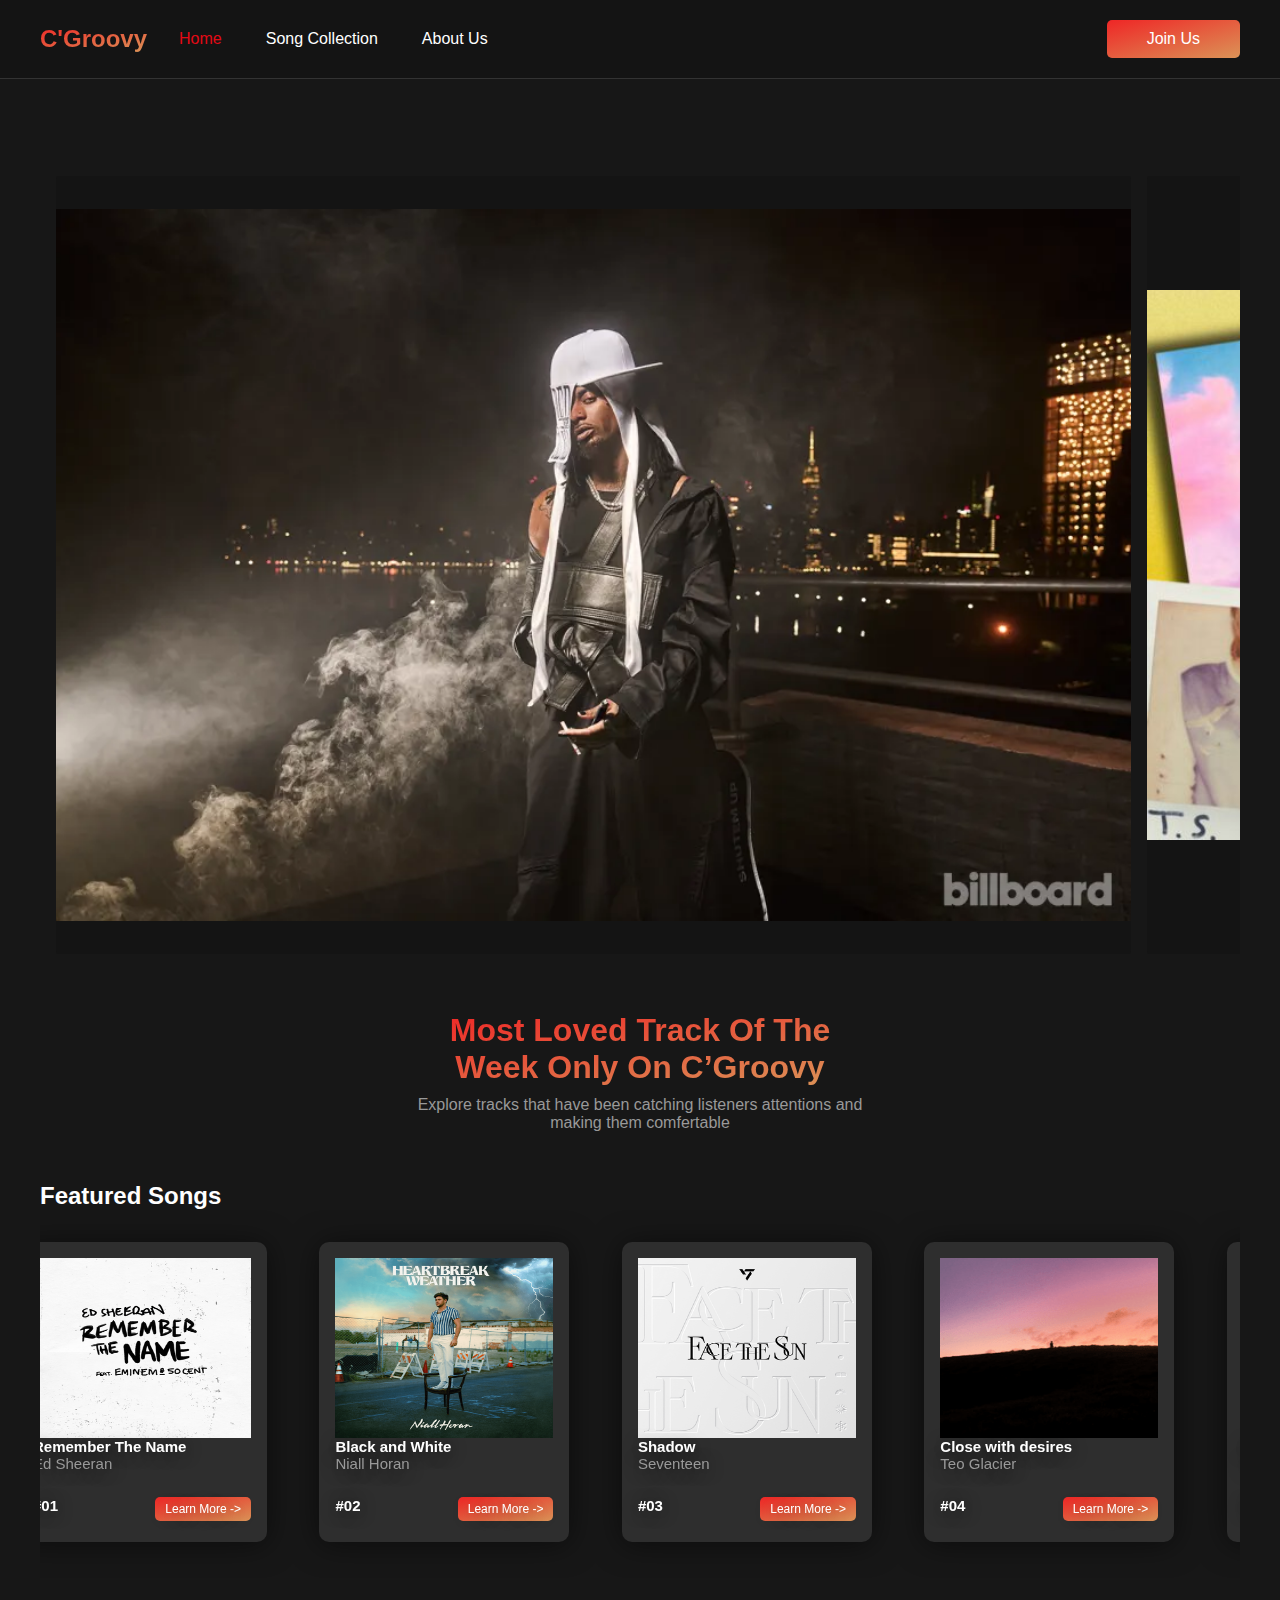
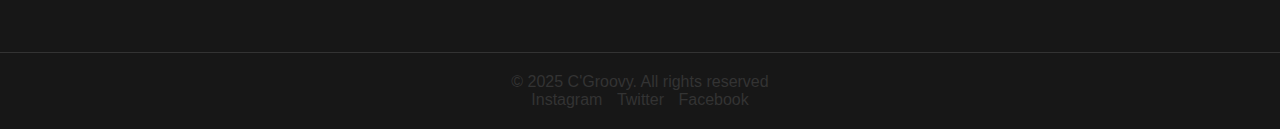
<file: index.html>
<!DOCTYPE html>
<html lang="en">
<head>
    <meta charset="UTF-8">
    <meta name="viewport" content="width=device-width, initial-scale=1.0">
    <link rel="stylesheet" href="../style/style.css">
    <title>Home | C'Groovy</title>
</head>
<body>
    <header>
        <div class="container">
            <div class="logo">
                <a href="index.html">C'Groovy</a>
            </div>
            <div class="gapper">
                <nav>
                    <ul>
                        <li><a class="cur-page" href="../view/index.html">Home</a></li>
                        <li class="dropdown">
                            <a href="../view/sc.html">Song Collection</a>
                            <ul class="dropdown-content">
                                <li><a href="../view/pop.html">Pop</a></li>
                                <li><a href="../view/rnb.html">R&B</a></li>
                                <li><a href="../view/kpop.html">K-Pop</a></li>
                            </ul>
                        </li>
                        <li><a href="../view/au.html" >About Us</a></li>
                    </ul>
                </nav>
                <a href="../view/login.html" class="lgn-btn">Join Us</a>
            </div>
        </div>
    </header>

    <main class="home-main">
    <section id="carousel">
        <div class="container">
            <ul class="gallery">
                <li><img src="../assets/carousel1.png"></li>
                <li><img src="../assets/carousel2.png"></li>
                <li><img src="../assets/carousel3.png"></li>
                <li><img src="../assets/carousel4.png"></li>
                <li><img src="../assets/carousel5.png"></li>
            </ul>
        </div>
    </section>

    <section id="featured">
        <div class="container">
            <h1>Most Loved Track Of The Week Only On C’Groovy</h1>
            <h4>Explore tracks that have been catching listeners attentions and making them comfertable</h4>
            <h2>Featured Songs</h2>
            <div id="album-rotator">
                <div id="album-rotator-holder">
                    <div class="album-item" id="featured1">
                        <div class="album-details">
                            <div class="top-content">
                                <img src="../assets/pop/ed.png">
                                <p class="sn">Remember The Name</p>
                                <p class="subtitle">Ed Sheeran</p>
                            </div>
                            <div class="album-details-saperator">
                                <p>#01</p>
                                <a href="#" class="song-btn">Learn More -></a>
                            </div>
                        </div>
                    </div>
                    <div class="album-item" id="featured2">
                        <div class="album-details">
                            <div class="top-content">
                                <img src="../assets/pop/niall.png">
                                <p class="sn">Black and White</p>
                                <p class="subtitle">Niall Horan</p>
                            </div>
                            <div class="album-details-saperator">
                                <p>#02</p>
                                <a href="#" class="song-btn">Learn More -></a>
                            </div>
                        </div>
                    </div>
                    <div class="album-item" id="featured3">
                        <div class="album-details">
                            <div class="top-content">
                                <img src="../assets/kpop/seventeen.png">
                                <p class="sn">Shadow</p>
                                <p class="subtitle">Seventeen</p>
                            </div>
                            <div class="album-details-saperator">
                                <p>#03</p>
                                <a href="#" class="song-btn">Learn More -></a>
                            </div>
                        </div>
                    </div>
                    <div class="album-item" id="featured4">
                        <div class="album-details">
                            <div class="top-content">
                                <img src="../assets/rnb/teo.png">
                                <p class="sn">​Close with desires</p>
                                <p class="subtitle">Teo Glacier</p>
                            </div>
                            <div class="album-details-saperator">
                                <p>#04</p>
                                <a href="#" class="song-btn">Learn More -></a>
                            </div>
                        </div>
                    </div>
                    <div class="album-item" id="featured5">
                        <div class="album-details">
                            <div class="top-content">
                                <img src="../assets/pop/wdw.png">
                                <p class="sn">Fallin' (Adrenaline)</p>
                                <p class="subtitle">Why Don't We</p>
                            </div>
                            <div class="album-details-saperator">
                                <p>#05</p>
                                <a href="#" class="song-btn">Learn More -></a>
                            </div>
                        </div>
                    </div>
                </div>
            </div>
        </div>
    </section>
</main>
    <footer>
        <div class="container">
            <p>&copy; 2025 C'Groovy. All rights reserved</p>
            <div class="social">
               <a href="#">Instagram</a>
               <a href="#">Twitter</a>
               <a href="#">Facebook</a>
            </div>
        </div>
    </footer>
    <script src="https://code.jquery.com/jquery-3.6.0.min.js"></script>
    <script src="../script/logic.js"></script>
</body>
</html>
</file>
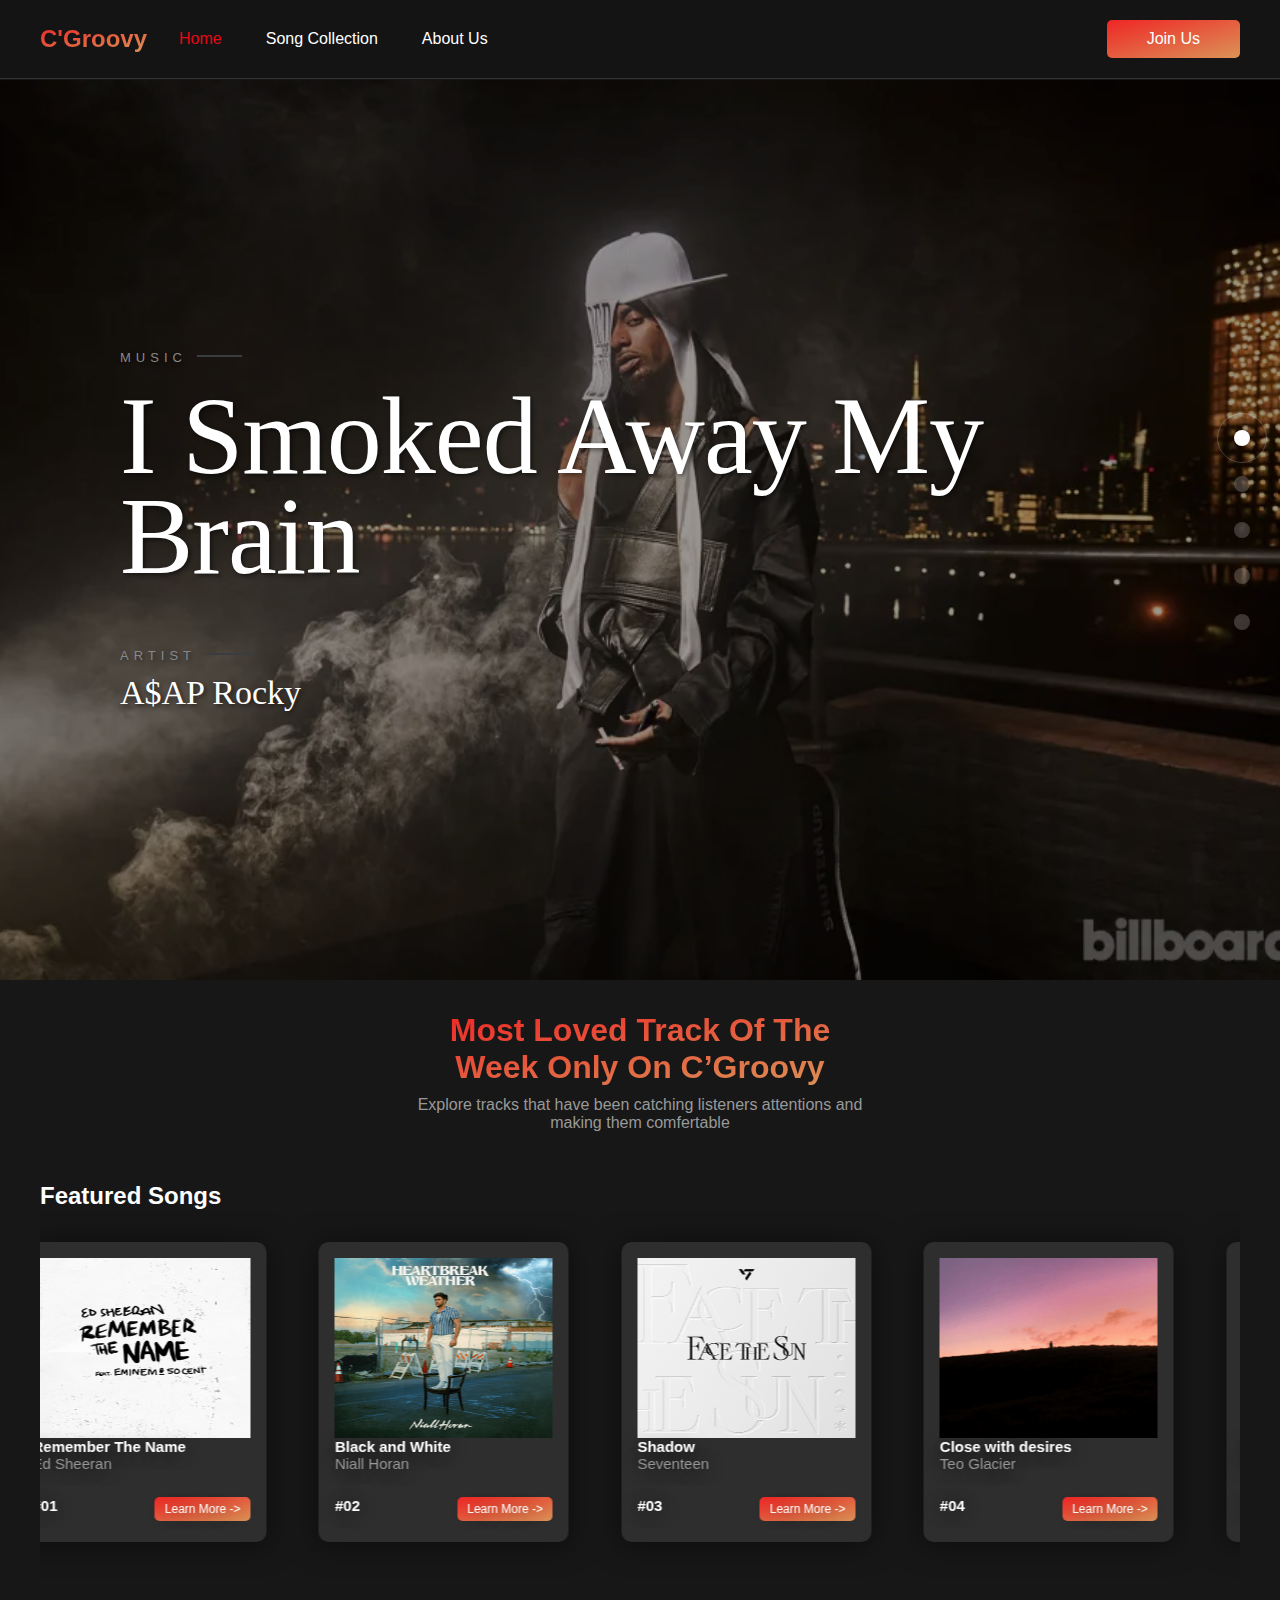
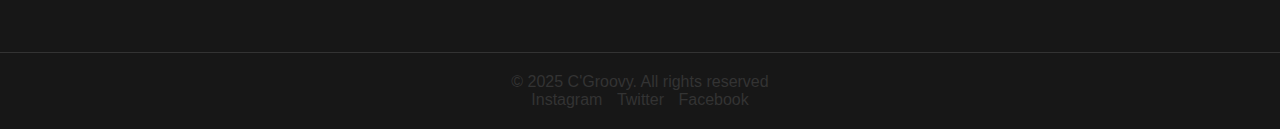
<file: view/index.html>
<!DOCTYPE html>
<html lang="en">
<head>
    <meta charset="UTF-8">
    <meta name="viewport" content="width=device-width, initial-scale=1.0">
    <title>Home | C'Groovy</title>
    <link rel="stylesheet" href="../style/style.css">
    <script src="../script/jquery-3.6.0.js"></script>
</head>
<body>
    <header>
        <div class="container">
            <div class="logo">
                <a href="index.html">C'Groovy</a>
            </div>
            <div class="gapper">
                <nav>
                    <ul>
                        <li><a class="cur-page" href="../view/index.html">Home</a></li>
                        <li class="dropdown">
                            <a href="../view/sc.html">Song Collection</a>
                            <ul class="dropdown-content">
                                <li><a href="../view/pop.html">Pop</a></li>
                                <li><a href="../view/rnb.html">R&B</a></li>
                                <li><a href="../view/kpop.html">K-Pop</a></li>
                            </ul>
                        </li>
                        <li><a href="../view/au.html" >About Us</a></li>
                    </ul>
                </nav>
                <a href="../view/login.html" class="lgn-btn">Join Us</a>
            </div>
        </div>
    </header>

    <main class="home-main">
    <section id="carousel">
        <div class="slider-inner">
            <div id="slider-content">
                <div class="meta">Music</div>
                <h2 id="slide-title">I Smoked Away My Brain</h2>
                <span data-slide-title="0">I Smoked Away My Brain</span>
                <span data-slide-title="1">Cruel Summer</span>
                <span data-slide-title="2">This Love</span>
                <span data-slide-title="3">RATHER LIE</span>
                <span data-slide-title="4">The Show</span>
                <div class="meta">Artist</div>
                <div id="slide-status">A$AP Rocky</div>
                <span data-slide-status="0">A$AP Rocky</span>
                <span data-slide-status="1">Taylor Swift</span>
                <span data-slide-status="2">Maroon 5</span>
                <span data-slide-status="3">Playboi Carti ft. The Weekend</span>
                <span data-slide-status="4">Niall Horan</span>
            </div>
        </div>

        <div class="carousel-track">
            <img src="../assets/carousel1.png" alt="Slide 1">
            <img src="../assets/carousel2.png" alt="Slide 2">
            <img src="../assets/carousel3.png" alt="Slide 3">
            <img src="../assets/carousel4.png" alt="Slide 4">
            <img src="../assets/carousel5.png" alt="Slide 5">
        </div>

        <div id="pagination">
            <button class="active" data-slide="0"></button>
            <button data-slide="1"></button>
            <button data-slide="2"></button>
            <button data-slide="3"></button>
            <button data-slide="4"></button>
        </div>
    </section>

    <section id="featured">
        <div class="container">
            <h1>Most Loved Track Of The Week Only On C’Groovy</h1>
            <h4>Explore tracks that have been catching listeners attentions and making them comfertable</h4>
            <h2 id="featured-songs">Featured Songs</h2>
            <div id="album-rotator">
                <div id="album-rotator-holder">
                    <div class="album-item" id="featured1">
                        <div class="album-details">
                            <div class="top-content">
                                <img src="../assets/pop/ed.png">
                                <p class="sn">Remember The Name</p>
                                <p class="subtitle">Ed Sheeran</p>
                            </div>
                            <div class="album-details-saperator">
                                <p>#01</p>
                                <a href="#" class="song-btn">Learn More -></a>
                            </div>
                        </div>
                    </div>
                    <div class="album-item" id="featured2">
                        <div class="album-details">
                            <div class="top-content">
                                <img src="../assets/pop/niall.png">
                                <p class="sn">Black and White</p>
                                <p class="subtitle">Niall Horan</p>
                            </div>
                            <div class="album-details-saperator">
                                <p>#02</p>
                                <a href="#" class="song-btn">Learn More -></a>
                            </div>
                        </div>
                    </div>
                    <div class="album-item" id="featured3">
                        <div class="album-details">
                            <div class="top-content">
                                <img src="../assets/kpop/seventeen.png">
                                <p class="sn">Shadow</p>
                                <p class="subtitle">Seventeen</p>
                            </div>
                            <div class="album-details-saperator">
                                <p>#03</p>
                                <a href="#" class="song-btn">Learn More -></a>
                            </div>
                        </div>
                    </div>
                    <div class="album-item" id="featured4">
                        <div class="album-details">
                            <div class="top-content">
                                <img src="../assets/rnb/teo.png">
                                <p class="sn">​Close with desires</p>
                                <p class="subtitle">Teo Glacier</p>
                            </div>
                            <div class="album-details-saperator">
                                <p>#04</p>
                                <a href="#" class="song-btn">Learn More -></a>
                            </div>
                        </div>
                    </div>
                    <div class="album-item" id="featured5">
                        <div class="album-details">
                            <div class="top-content">
                                <img src="../assets/pop/wdw.png">
                                <p class="sn">Fallin' (Adrenaline)</p>
                                <p class="subtitle">Why Don't We</p>
                            </div>
                            <div class="album-details-saperator">
                                <p>#05</p>
                                <a href="#" class="song-btn">Learn More -></a>
                            </div>
                        </div>
                    </div>
                </div>
            </div>
        </div>
    </section>
</main>
    <footer>
        <div class="container">
            <p>&copy; 2025 C'Groovy. All rights reserved</p>
            <div class="social">
               <a href="https://www.instagram.com/">Instagram</a>
               <a href="https://x.com/">Twitter</a>
               <a href="https://www.facebook.com/">Facebook</a>
            </div>
        </div>
    </footer>
    <script src="../script/logic.js"></script>  
</body>
</html>
</file>
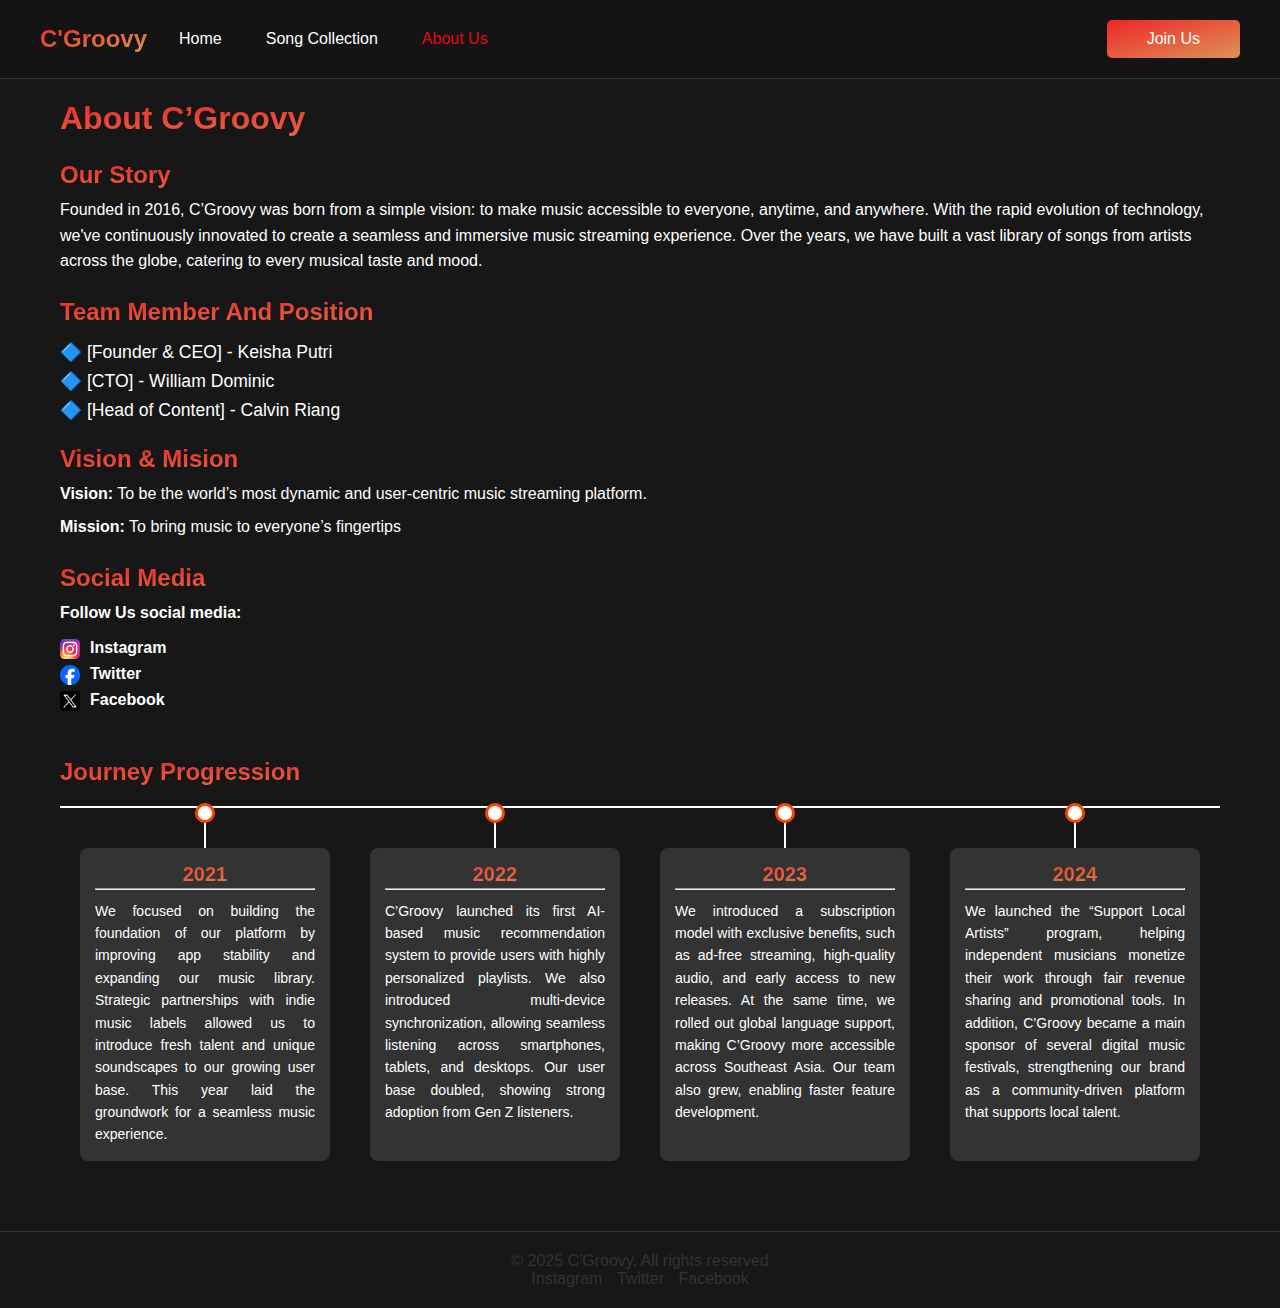
<file: au.html>
<!DOCTYPE html>
<html lang="en">
<head>
    <meta charset="UTF-8">
    <meta name="viewport" content="width=device-width, initial-scale=1.0">
    <title>About Us | C'Groovy</title>
    <link rel="stylesheet" href="../style/style.css">
</head>
<body>
    <header>
        <div class="container">
            <div class="logo">
                <a href="../view/index.html">C'Groovy</a>
            </div>
            <div class="gapper">
                <nav>
                    <ul>
                        <li><a href="../view/index.html">Home</a></li>
                        <li class="dropdown">
                            <a href="../view/sc.html" class="dropdown-btn">Song Collection</a>
                            <ul class="dropdown-content">
                                <li><a href="../view/pop.html">Pop</a></li>
                                <li><a href="../view/rnb.html">R&B</a></li>
                                <li><a href="../view/kpop.html">K-Pop</a></li>
                            </ul>
                        </li>
                        <li><a class="cur-page" href="../view/au.html" >About Us</a></li>
                    </ul>
                </nav>
                <a href="../view/login.html" class="lgn-btn">Join Us</a>
            </div>
        </div>
    </header>


    <section id="about-section">
        <div class="container">
            <h1 class="gradient-text">About C’Groovy</h1>
            <h2 class="gradient-text">Our Story</h2>
            <p>
                Founded in 2016, C’Groovy was born from a simple vision: to make music accessible to everyone, anytime, and anywhere.
                With the rapid evolution of technology, we've continuously innovated to create a seamless and immersive music streaming experience.
                Over the years, we have built a vast library of songs from artists across the globe, catering to every musical taste and mood.
            </p>

            <h2 class="gradient-text">Team Member And Position</h2>
            <ul class="team-list">
                <li>🔷 [Founder & CEO] - Keisha Putri</li>
                <li>🔷 [CTO] - William Dominic</li>
                <li>🔷 [Head of Content] - Calvin Riang</li>
            </ul>

            <h2 class="gradient-text">Vision & Mision</h2>
            <p><strong>Vision:</strong> To be the world’s most dynamic and user-centric music streaming platform.</p>
            <p><strong>Mission:</strong> To bring music to everyone’s fingertips</p>
           
            <h2 class="gradient-text">Social Media</h2>
            <div class="about-sosmed">
            <p>Follow Us social media:</p>
            <div id="about-sos-container">
                <div class="about-sos-item">
                    <img src="../assets/Instagram_icon.png" alt="Instagram Icon">
                    <a href="#">Instagram</a>
                </div>
                <div class="about-sos-item">
                    <img src="../assets/Facebook_Logo_2023.png" alt="Facebok Icon">
                    <a href="#">Twitter</a>
                </div>
                <div class="about-sos-item">
                    <img src="../assets/1725374683twitter-x-logo.png" alt="Twitter Icon">
                    <a href="#">Facebook</a>
                </div>
            </div>
        </div>

<div class="timeline">
    <h2 class="gradient-text">Journey Progression</h2>
  <div class="timeline-line">
    <div class="timeline-card">
      <div class="timeline-card-info">
        <h3 class="timeline-year gradient-text" >2021</h3>
        <hr>
        <p>We focused on building the foundation of our platform by improving app stability and expanding our music library. Strategic partnerships with indie music 
            labels allowed us to introduce fresh talent and unique soundscapes to our growing user base. This year laid the groundwork for a seamless music experience. </p>
      </div>
    </div>
    <div class="timeline-card">
      <div class="timeline-card-info">
        <h3 class="timeline-year gradient-text">2022</h3>
        <hr>
        <p>C’Groovy launched its first AI-based music recommendation system to provide users with highly personalized playlists. We also introduced multi-device 
            synchronization, allowing seamless listening across smartphones, tablets, and desktops. Our user base doubled, showing strong adoption from Gen Z listeners. </p>
      </div>
    </div>
    <div class="timeline-card">
      <div class="timeline-card-info">
        <h3 class="timeline-year gradient-text">2023</h3>
        <hr>
        <p>We introduced a subscription model with exclusive benefits, such as ad-free streaming, high-quality audio, and early access to new releases. At the same time, 
            we rolled out global language support, making C’Groovy more accessible across Southeast Asia. Our team also grew, enabling faster feature development. </p>
      </div>
    </div>
    <div class="timeline-card">
      <div class="timeline-card-info">
        <h3 class="timeline-year gradient-text">2024</h3>
        <hr>
        <p>We launched the “Support Local Artists” program, helping independent musicians monetize their work through fair revenue sharing and promotional tools.
           In addition, C’Groovy became a main sponsor of several digital music festivals, strengthening our brand as a community-driven platform that supports local talent.</p>
      </div>
    </div>
  </div>
</div>


    
        </section>


        

    
    <footer>
        <div class="container">
            <p>&copy; 2025 C'Groovy. All rights reserved</p>
            <div class="social">
               <a href="#">Instagram</a>
               <a href="#">Twitter</a>
               <a href="#">Facebook</a>
            </div>
        </div>
    </footer>
</body>
</html>
</file>
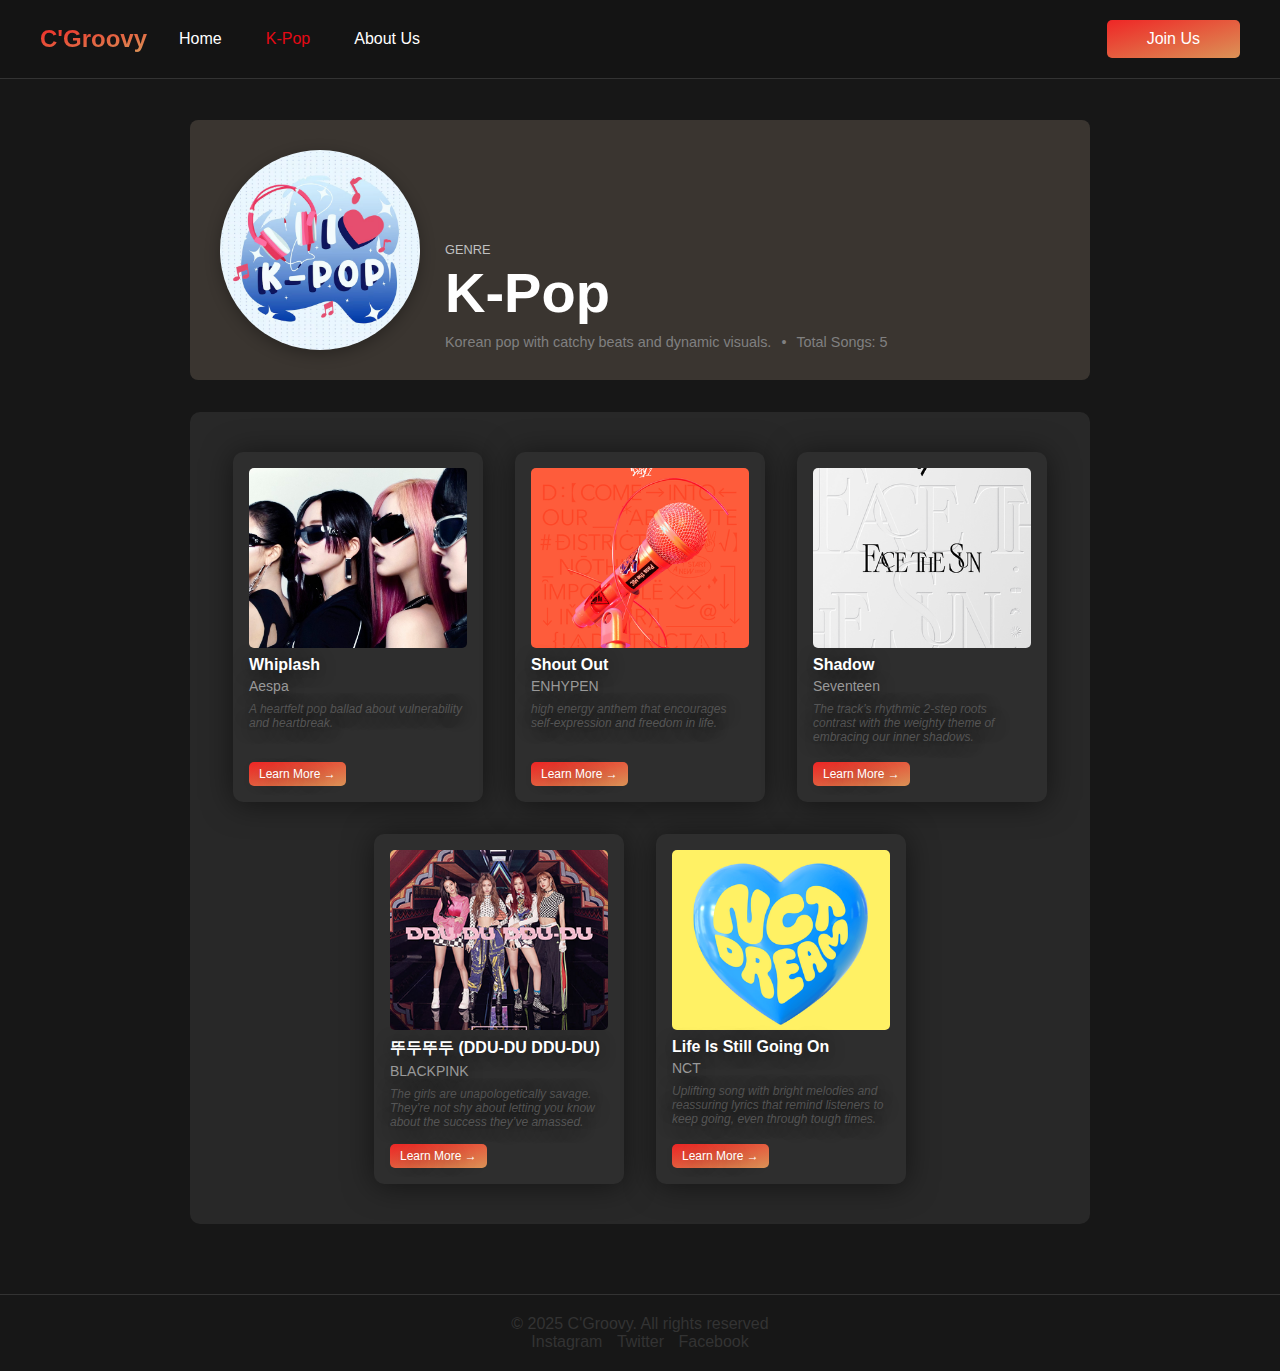
<file: kpop.html>
<!DOCTYPE html>
<html lang="en">
<head>
  <meta charset="UTF-8" />
  <meta name="viewport" content="width=device-width, initial-scale=1.0"/>
  <title>Genre - K-Pop | C'Groovy</title>
  <link rel="stylesheet" href="../style/style.css" />
</head>
<body>

  <header>
    <div class="container">
      <div class="logo">
        <a href="../view/index.html">C'Groovy</a>
      </div>
      <div class="gapper">
        <nav>
          <ul>
            <li><a href="../view/index.html">Home</a></li>
            <li class="dropdown">
              <a class="cur-page" href="#">K-Pop</a>
              <ul class="dropdown-content">
                <li><a href="../view/sc.html">Song Collection</a></li>
                <li><a href="../view/pop.html">Pop</a></li>
                <li><a href="../view/rnb.html">R&B</a></li>
                <li><a href="../view/kpop.html">K-Pop</a></li>
              </ul>
            </li>
            <li><a href="../view/au.html">About Us</a></li>
          </ul>
        </nav>
        <a href="../view/login.html" class="lgn-btn">Join Us</a>
      </div>
    </div>
  </header>

   <section id="song-detail" class="genre-section">
    <div class="container">
      <div class="genre-banner">
        <img src="../assets/kpop.png" alt="Genre Banner" class="genre-banner-img" />
        <div class="genre-banner-text">
          <p class="genre-type">Genre</p>
          <h1 class="genre-title">K-Pop</h1>
          <div class="genre-info">
            <span class="genre-deskripsi">Korean pop with catchy beats and dynamic visuals.</span>
            <span class="genre-dot">•</span>
            <span>Total Songs: 5</span>
          </div>
        </div>
      </div>
      <div class="song-detail-body genre-grid">
                      <div class="album-card" id="song11">
                          <div class="album-content">
                              <div class="album-top">
                                  <img src="../assets/kpop/whiplash.png" alt="Album Image" />
                                  <p class="track-title">Whiplash</p>
                                  <p class="artist-name">Aespa</p>
                                  <p class="short-description" id="desc11">A heartfelt pop ballad about vulnerability and heartbreak.</p>
                              </div>
                              <div class="album-footer">
                                  <a href="#" class="learn-more-btn">Learn More →</a>
                              </div>
                          </div>
                      </div>
      
                      <div class="album-card" id="song12">
                          <div class="album-content" >
                              <div class="album-top">
                                  <img src="../assets/kpop/enhypen.png" alt="Album Image" />
                                  <p class="track-title">Shout Out</p>
                                  <p class="artist-name">ENHYPEN</p>
                                  <p class="short-description" id="desc12"> high energy anthem that encourages self-expression and freedom in life.</p>
                              </div>
                              <div class="album-footer">
                                  <a href="#" class="learn-more-btn">Learn More →</a>
                              </div>
                          </div>
                      </div>

                      <div class="album-card" id="song13">
                          <div class="album-content">
                              <div class="album-top">
                                  <img src="../assets/kpop/seventeen.png   " alt="Album Image" />
                                  <p class="track-title">Shadow</p>
                                  <p class="artist-name">Seventeen</p>
                                   <p class="short-description" id="desc13">The track’s rhythmic 2-step roots contrast with the weighty theme of embracing our inner shadows.</p>
                              </div>
                              <div class="album-footer">
                                  <a href="#" class="learn-more-btn">Learn More →</a>
                              </div>
                          </div>
                      </div>

                      <div class="album-card" id="song14">
                          <div class="album-content">
                              <div class="album-top">
                                  <img src="../assets/kpop/dududu.png" alt="Album Image" />
                                  <p class="track-title">뚜두뚜두 (DDU-DU DDU-DU)</p>
                                  <p class="artist-name">BLACKPINK</p>
                                  <p class="short-description" id="desc14">The girls are unapologetically savage. They’re not shy about letting you know about the success they’ve amassed.</p>
                              </div>
                              <div class="album-footer">
                                  <a href="#" class="learn-more-btn">Learn More →</a>
                              </div>
                          </div>
                      </div>

                        <div class="album-card" id="song15">
                          <div class="album-content">
                              <div class="album-top">
                                  <img src="../assets/kpop/nct.png" alt="Album Image" />
                                  <p class="track-title">Life Is Still Going On</p>
                                  <p class="artist-name">NCT</p>
                                  <p class="short-description" id="desc14">Uplifting song with bright melodies and reassuring lyrics that remind listeners to keep going, even through tough times.</p>
                              </div>
                              <div class="album-footer">
                                  <a href="#" class="learn-more-btn">Learn More →</a>
                              </div>
                          </div>
                      </div>

      </div>
    </div>
  </section>


  <footer>
    <div class="container">
      <p>&copy; 2025 C'Groovy. All rights reserved</p>
      <div class="social">
        <a href="#">Instagram</a>
        <a href="#">Twitter</a>
        <a href="#">Facebook</a>
      </div>
    </div>
  </footer>
    <script src="../script/detail.js"></script>
</body>
</html>
</file>
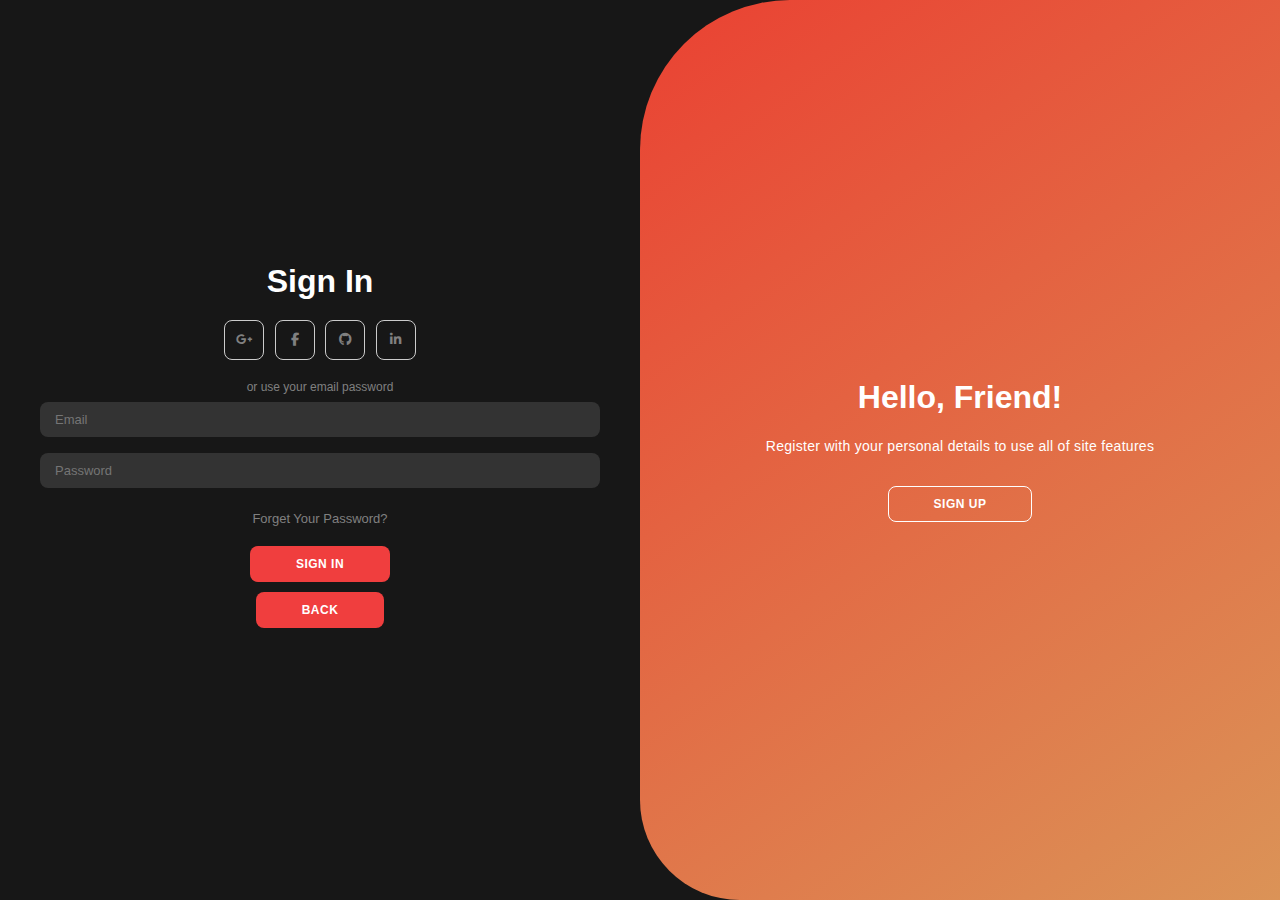
<file: login.html>
<!DOCTYPE html>
<html lang="en">

<head>
    <meta charset="UTF-8">
    <meta name="viewport" content="width=device-width, initial-scale=1.0">
    <link rel="stylesheet" href="https://cdnjs.cloudflare.com/ajax/libs/font-awesome/6.4.2/css/all.min.css">
    <link rel="stylesheet" href="../style/style.css">
    <title>Join Us | C'Groovy</title>
</head>

<body>

    <div class="authentication-holder" id="container">
        <div class="form-container sign-up">
            <form id="signup-form">
                <h1>Create Account</h1>
                <div class="social-icons">
                    <a href="#" class="icon"><i class="fa-brands fa-google-plus-g"></i></a>
                    <a href="#" class="icon"><i class="fa-brands fa-facebook-f"></i></a>
                    <a href="#" class="icon"><i class="fa-brands fa-github"></i></a>
                    <a href="#" class="icon"><i class="fa-brands fa-linkedin-in"></i></a>
                </div>
                <span>or use your email for registeration</span>
                <input type="text" id="name" placeholder="Name" required>
                <input type="email" id="email" placeholder="Email" required>
                <input type="password" id="password" placeholder="Password" required>
                <input type="number" id="age" placeholder="Age" min="1" max="100" required>
                <div class="radio-group">
                    <label>
                        <input type="radio" name="gender" value="Male" required> Male
                    </label>
    
                    <label style="margin-left: 10px;">
                        <input type="radio" name="gender" value="Female" required> Female
                    </label>
                </div>
                <button>Sign Up</button>
            </form>
        </div>
        <div class="form-container sign-in">
            <form id="signin-form">
                <h1>Sign In</h1>
                <div class="social-icons">
                    <a href="#" class="icon"><i class="fa-brands fa-google-plus-g"></i></a>
                    <a href="#" class="icon"><i class="fa-brands fa-facebook-f"></i></a>
                    <a href="#" class="icon"><i class="fa-brands fa-github"></i></a>
                    <a href="#" class="icon"><i class="fa-brands fa-linkedin-in"></i></a>
                </div>
                <span>or use your email password</span>
                <input type="email" placeholder="Email" required id="signin-email">
                <input type="password" placeholder="Password" required id="signin-password">
                <a href="#">Forget Your Password?</a>
                 <button type="submit">Sign In</button>
                 <a href="../view/index.html" class="login-page-back-btn">Back</a>
            </form>
        </div>
        <div class="toggle-container">
            <div class="toggle">
                <div class="toggle-panel toggle-left">
                    <h1>Welcome Back!</h1>
                    <p>Enter your personal details to use all of site features</p>
                    <button class="hidden" id="login">Sign In</button>
                </div>
                <div class="toggle-panel toggle-right">
                    <h1>Hello, Friend!</h1>
                    <p>Register with your personal details to use all of site features</p>
                    <button class="hidden" id="register">Sign Up</button>
                </div>
            </div>
        </div>
    </div>

    <script src="../script/login.js"></script>
</body>

</html>
</file>
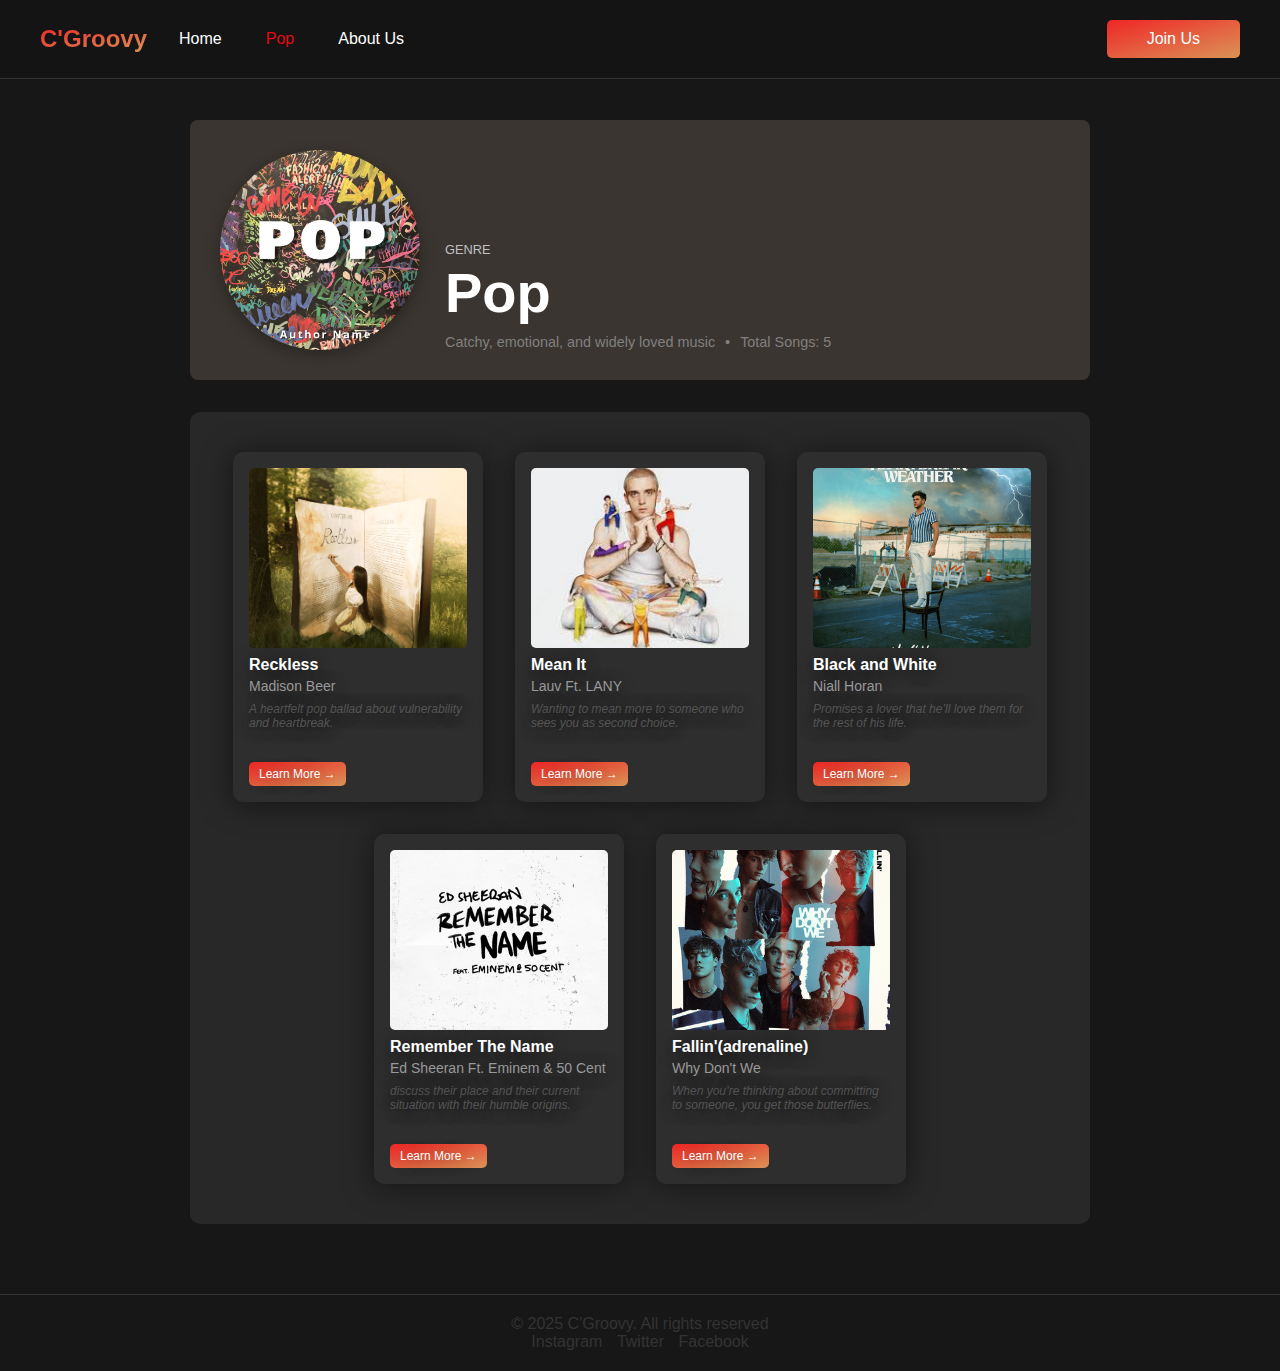
<file: pop.html>
<!DOCTYPE html>
<html lang="en">
<head>
  <meta charset="UTF-8" />
  <meta name="viewport" content="width=device-width, initial-scale=1.0"/>
  <title>Genre - Pop | C'Groovy</title>
  <link rel="stylesheet" href="../style/style.css" />
</head>
<body>


  <header>
    <div class="container">
      <div class="logo">
        <a href="../view/index.html">C'Groovy</a>
      </div>
      <div class="gapper">
        <nav>
          <ul>
            <li><a href="../view/index.html">Home</a></li>
            <li class="dropdown">
              <a class="cur-page" href="#">Pop</a>
              <ul class="dropdown-content">
                <li><a href="../view/sc.html">Song Collection</a></li>
                <li><a href="../view/rnb.html">R&B</a></li>
                <li><a href="../view/kpop.html">K-Pop</a></li>
              </ul>
            </li>
            <li><a href="../view/au.html">About Us</a></li>
          </ul>
        </nav>
        <a href="../view/login.html" class="lgn-btn">Join Us</a>
      </div>
    </div>
  </header>

   <section id="song-detail" class="genre-section">
    <div class="container">
      <div class="genre-banner">
        <img src="../assets/pop.png" alt="Genre Banner" class="genre-banner-img" />
        <div class="genre-banner-text">
          <p class="genre-type">Genre</p>
          <h1 class="genre-title">Pop</h1>
          <div class="genre-info">
            <span>Catchy, emotional, and widely loved music</span>
            <span class="genre-dot">•</span>
            <span>Total Songs: 5</span>
          </div>
        </div>
      </div>
      <div class="song-detail-body genre-grid">
        <div class="album-card" id="song1">
          <div class="album-content">
            <div class="album-top">
              <img src="../assets/pop/reckless.png" alt="Reckless">
              <p class="track-title">Reckless</p>
              <p class="artist-name">Madison Beer</p>
              <p class="short-description">A heartfelt pop ballad about vulnerability and heartbreak.</p>
            </div>
            <div class="album-footer">
              <a href="#" class="learn-more-btn">Learn More →</a>
            </div>
          </div>
        </div>
        <div class="album-card" id="song2">
          <div class="album-content">
            <div class="album-top">
              <img src="../assets/pop/lauv.png" alt="Mean It">
              <p class="track-title">Mean It</p>
              <p class="artist-name">Lauv Ft. LANY</p>
              <p class="short-description">Wanting to mean more to someone who sees you as second choice.</p>
            </div>
            <div class="album-footer">
              <a href="#" class="learn-more-btn">Learn More →</a>
            </div>
          </div>
        </div>
        <div class="album-card" id="song3">
          <div class="album-content">
            <div class="album-top">
              <img src="../assets/pop/niall.png" alt="Black and White">
              <p class="track-title">Black and White</p>
              <p class="artist-name">Niall Horan</p>
              <p class="short-description">Promises a lover that he’ll love them for the rest of his life.</p>
            </div>
            <div class="album-footer">
              <a href="#" class="learn-more-btn">Learn More →</a>
            </div>
          </div>
        </div>


        <div class="album-card" id="song4">
            <div class="album-content">
                <div class="album-top">
                    <img src="../assets/pop/ed.png" alt="Album Image" />
                    <p class="track-title">Remember The Name</p>
                    <p class="artist-name">Ed Sheeran Ft. Eminem & 50 Cent</p>
                    <p class="short-description" id="desc4">discuss their place and their current situation with their humble origins.</p>
                </div>
                <div class="album-footer">
                    <a href="#" class="learn-more-btn">Learn More →</a>
                </div>
            </div>
        </div>

        <div class="album-card" id="song5">
            <div class="album-content">
                <div class="album-top">
                    <img src="../assets/pop/wdw.png" alt="Album Image" />
                    <p class="track-title">Fallin'(adrenaline)</p>
                    <p class="artist-name">Why Don't We</p>
                    <p class="short-description" id="desc5">When you’re thinking about committing to someone, you get those butterflies. </p>
                </div>
                <div class="album-footer">
                    <a href="#" class="learn-more-btn">Learn More →</a>
                </div>
            </div>
        </div>

        


      </div>
    </div>
  </section>

  <footer>
    <div class="container">
      <p>&copy; 2025 C'Groovy. All rights reserved</p>
      <div class="social">
        <a href="#">Instagram</a>
        <a href="#">Twitter</a>
        <a href="#">Facebook</a>
      </div>
    </div>
  </footer>
    <script src="../script/detail.js"></script>
</body>
</html>
</file>
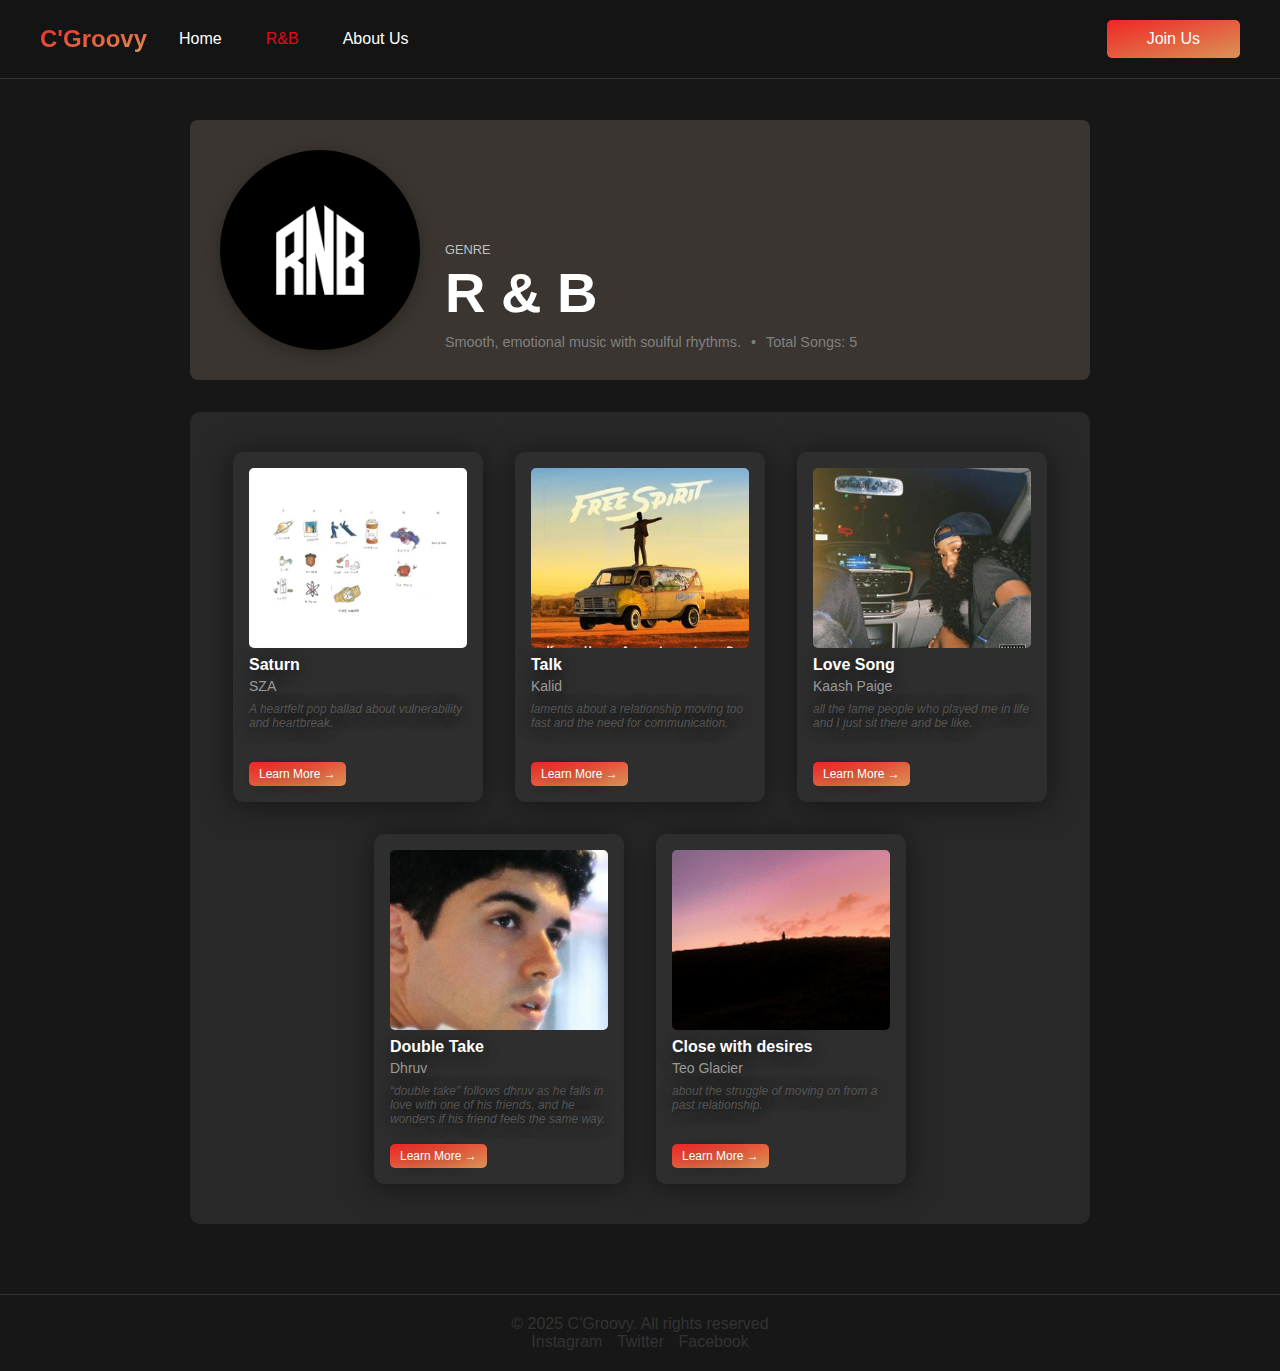
<file: rnb.html>
<!DOCTYPE html>
<html lang="en">
<head>
  <meta charset="UTF-8" />
  <meta name="viewport" content="width=device-width, initial-scale=1.0"/>
  <title>Genre - R&B | C'Groovy</title>
  <link rel="stylesheet" href="../style/style.css" />
</head>
<body>


  <header>
    <div class="container">
      <div class="logo">
        <a href="../view/index.html">C'Groovy</a>
      </div>
      <div class="gapper">
        <nav>
          <ul>
            <li><a href="../view/index.html">Home</a></li>
            <li class="dropdown">
              <a class="cur-page" href="#">R&B</a>
              <ul class="dropdown-content">
                <li><a href="../view/sc.html">Song Collection</a></li>
                <li><a href="../view/pop.html">Pop</a></li>
                <li><a href="../view/kpop.html">K-Pop</a></li>
              </ul>
            </li>
            <li><a href="../view/au.html">About Us</a></li>
          </ul>
        </nav>
        <a href="../view/login.html" class="lgn-btn">Join Us</a>
      </div>
    </div>
  </header>

   <section id="song-detail" class="genre-section">
    <div class="container">
      <div class="genre-banner">
        <img src="../assets/rnb.png" alt="Genre Banner" class="genre-banner-img" />
        <div class="genre-banner-text">
          <p class="genre-type">Genre</p>
          <h1 class="genre-title">R & B</h1>
          <div class="genre-info">
            <span>Smooth, emotional music with soulful rhythms.</span>
            <span class="genre-dot">•</span>
            <span>Total Songs: 5</span>
          </div>
        </div>
      </div>
      <div class="song-detail-body genre-grid">
                      <div class="album-card" id="song6">
                          <div class="album-content">
                              <div class="album-top">
                                  <img src="../assets/rnb/saturn.png" alt="Album Image" />
                                  <p class="track-title">Saturn</p>
                                  <p class="artist-name">SZA</p>
                                  <p class="short-description" id="desc6">A heartfelt pop ballad about vulnerability and heartbreak.</p>
                              </div>
                              <div class="album-footer">
                                  <a href="#" class="learn-more-btn">Learn More →</a>
                              </div>
                          </div>
                      </div>
      
                      <div class="album-card" id="song7">
                          <div class="album-content" >
                              <div class="album-top">
                                  <img src="../assets/rnb/khalid.png" alt="Album Image" />
                                  <p class="track-title">Talk</p>
                                  <p class="artist-name">Kalid</p>
                                  <p class="short-description" id="desc7">laments about a relationship moving too fast and the need for communication.</p>
                                </div>
                                <div class="album-footer">
                                  <a href="#" class="learn-more-btn">Learn More →</a>
                              </div>
                          </div>
                      </div>

                      <div class="album-card" id="song8">
                          <div class="album-content">
                              <div class="album-top">
                                  <img src="../assets/rnb/kaash.png" alt="Album Image" />
                                  <p class="track-title">Love Song</p>
                                  <p class="artist-name">Kaash Paige</p>
                                  <p class="short-description" id="desc8">all the lame people who played me in life and I just sit there and be like.</p>
                              </div>
                              <div class="album-footer">
                                  <a href="#" class="learn-more-btn">Learn More →</a>
                              </div>
                          </div>
                      </div>

                      <div class="album-card" id="song9">
                          <div class="album-content">
                              <div class="album-top">
                                  <img src="../assets/rnb/dhruv.png" alt="Album Image" />
                                  <p class="track-title">Double Take</p>
                                  <p class="artist-name">Dhruv</p>
                                  <p class="short-description" id="desc9">“double take” follows dhruv as he falls in love with one of his friends, and he wonders if his friend feels the same way.</p>
                              </div>
                              <div class="album-footer">
                                  <a href="#" class="learn-more-btn">Learn More →</a>
                              </div>
                          </div>
                      </div>
                      <div class="album-card" id="song10">
                          <div class="album-content">
                              <div class="album-top">
                                  <img src="../assets/rnb/teo.png" alt="Album Image" />
                                  <p class="track-title">​Close with desires</p>
                                  <p class="artist-name">​Teo Glacier</p>
                                  <p class="short-description" id="desc9">about the struggle of moving on from a past relationship.</p>
                              </div>
                              <div class="album-footer">
                                  <a href="#" class="learn-more-btn">Learn More →</a>
                              </div>
                          </div>
                      </div>
        


      </div>
    </div>
  </section>


  <footer>
    <div class="container">
      <p>&copy; 2025 C'Groovy. All rights reserved</p>
      <div class="social">
        <a href="#">Instagram</a>
        <a href="#">Twitter</a>
        <a href="#">Facebook</a>
      </div>
    </div>
  </footer>
    <script src="../script/detail.js"></script>
</body>
</html>
</file>
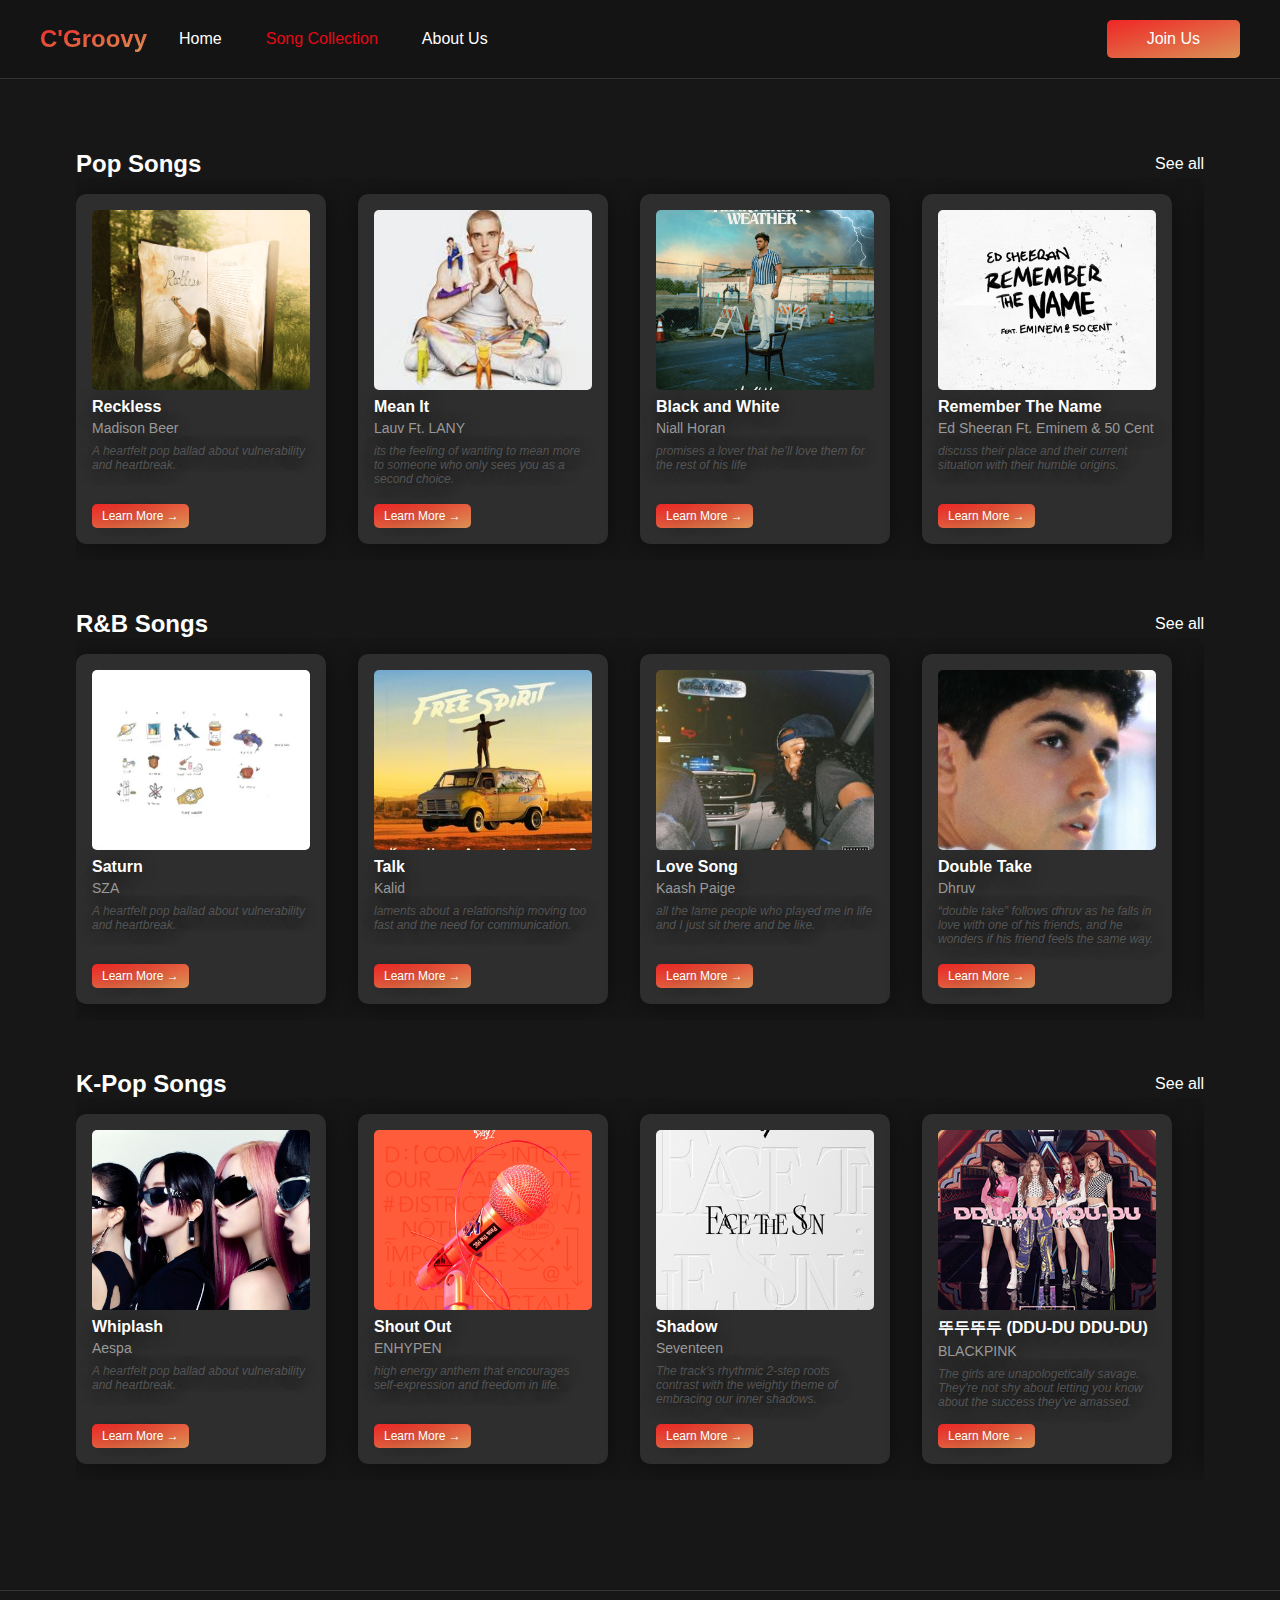
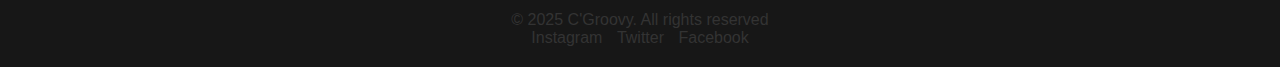
<file: sc.html>
<!DOCTYPE html>
<html lang="en">
<head>
  <meta charset="UTF-8" />
  <meta name="viewport" content="width=device-width, initial-scale=1.0" />
  <title>Song Collection | C'Groovy</title>
  <link rel="stylesheet" href="../style/style.css" />
</head>
<body>
  <header>
    <div class="container">
      <div class="logo">
        <a href="../view/index.html">C'Groovy</a>
      </div>
      <div class="gapper">
        <nav>
          <ul>
            <li><a href="../view/index.html">Home</a></li>
            <li class="dropdown">
              <a class="cur-page" href="../view/sc.html">Song Collection</a>
              <ul class="dropdown-content">
                <li><a href="../view/pop.html">Pop</a></li>
                <li><a href="../view/rnb.html">R&B</a></li>
                <li><a href="../view/kpop.html">K-Pop</a></li>               
              </ul>
            </li>
            <li><a href="../view/au.html">About Us</a></li>
          </ul>
        </nav>
        <a href="#" class="lgn-btn">Join Us</a>
      </div>
    </div>
  </header>

    <section id="filter-section">
      <div class="container">
          <div class="music-container">
                <div class="genre-header">
                <h2>Pop Songs</h2>
                <a href="../view/pop.html" class="see-all-link">See all</a>
                </div>
              <div class="album-scroll-wrapper">
                  <div class="album-scroll-container">
                      <div class="album-card" id="song1">
                          <div class="album-content">
                              <div class="album-top">
                                  <img src="../assets/pop/reckless.png" alt="Album Image" />
                                  <p class="track-title">Reckless</p>
                                  <p class="artist-name">Madison Beer</p>
                                  <p class="short-description" id="desc1">A heartfelt pop ballad about vulnerability and heartbreak.</p>
                              </div>
                              <div class="album-footer">
                                  <a href="#" class="learn-more-btn">Learn More →</a>
                              </div>
                          </div>
                      </div>
      
                      <div class="album-card" id="song2">
                          <div class="album-content" >
                              <div class="album-top">
                                    <img src="../assets/pop/lauv.png" alt="Album Image" />
                                    <p class="track-title">Mean It</p>
                                    <p class="artist-name">Lauv Ft. LANY</p>
                                    <p class="short-description" id="desc2">its the feeling of wanting to mean more to someone who only sees you as a second choice.</p>
                              </div>
                              <div class="album-footer">
                                  <a href="#" class="learn-more-btn">Learn More →</a>
                              </div>
                          </div>
                      </div>

                      <div class="album-card" id="song3">
                          <div class="album-content">
                              <div class="album-top">
                                  <img src="../assets/pop/niall.png" alt="Album Image" />
                                  <p class="track-title">Black and White</p>
                                  <p class="artist-name">Niall Horan</p>
                                  <p class="short-description" id="desc3">promises a lover that he’ll love them for the rest of his life</p>
                              </div>
                              <div class="album-footer">
                                  <a href="#" class="learn-more-btn">Learn More →</a>
                              </div>
                          </div>
                      </div>

                      <div class="album-card" id="song4">
                          <div class="album-content">
                              <div class="album-top">
                                  <img src="../assets/pop/ed.png" alt="Album Image" />
                                  <p class="track-title">Remember The Name</p>
                                  <p class="artist-name">Ed Sheeran Ft. Eminem & 50 Cent</p>
                                  <p class="short-description" id="desc4">discuss their place and their current situation with their humble origins.</p>
                              </div>
                              <div class="album-footer">
                                  <a href="#" class="learn-more-btn">Learn More →</a>
                              </div>
                          </div>
                      </div>

                      <div class="album-card" id="song5">
                          <div class="album-content">
                              <div class="album-top">
                                  <img src="../assets/pop/wdw.png" alt="Album Image" />
                                  <p class="track-title">Fallin'(adrenaline)</p>
                                  <p class="artist-name">Why Don't We</p>
                                  <p class="short-description" id="desc5">When you’re thinking about committing to someone, you get those butterflies. </p>
                              </div>
                              <div class="album-footer">
                                  <a href="#" class="learn-more-btn">Learn More →</a>
                              </div>
                          </div>
                      </div>
                  </div>
              </div>
          </div>

          <div class="music-container">
                <div class="genre-header">
                <h2>R&B Songs</h2>
                <a href="../view/rnb.html" class="see-all-link">See all</a>
                </div>
              <div class="album-scroll-wrapper">
                  <div class="album-scroll-container">
                      <div class="album-card" id="song6">
                          <div class="album-content">
                              <div class="album-top">
                                  <img src="../assets/rnb/saturn.png" alt="Album Image" />
                                  <p class="track-title">Saturn</p>
                                  <p class="artist-name">SZA</p>
                                  <p class="short-description" id="desc6">A heartfelt pop ballad about vulnerability and heartbreak.</p>
                              </div>
                              <div class="album-footer">
                                  <a href="#" class="learn-more-btn">Learn More →</a>
                              </div>
                          </div>
                      </div>
      
                      <div class="album-card" id="song7">
                          <div class="album-content" >
                              <div class="album-top">
                                  <img src="../assets/rnb/khalid.png" alt="Album Image" />
                                  <p class="track-title">Talk</p>
                                  <p class="artist-name">Kalid</p>
                                  <p class="short-description" id="desc7">laments about a relationship moving too fast and the need for communication.</p>
                                </div>
                                <div class="album-footer">
                                  <a href="#" class="learn-more-btn">Learn More →</a>
                              </div>
                          </div>
                      </div>

                      <div class="album-card" id="song8">
                          <div class="album-content">
                              <div class="album-top">
                                  <img src="../assets/rnb/kaash.png" alt="Album Image" />
                                  <p class="track-title">Love Song</p>
                                  <p class="artist-name">Kaash Paige</p>
                                  <p class="short-description" id="desc8">all the lame people who played me in life and I just sit there and be like.</p>
                              </div>
                              <div class="album-footer">
                                  <a href="#" class="learn-more-btn">Learn More →</a>
                              </div>
                          </div>
                      </div>

                      <div class="album-card" id="song9">
                          <div class="album-content">
                              <div class="album-top">
                                  <img src="../assets/rnb/dhruv.png" alt="Album Image" />
                                  <p class="track-title">Double Take</p>
                                  <p class="artist-name">Dhruv</p>
                                  <p class="short-description" id="desc9">“double take” follows dhruv as he falls in love with one of his friends, and he wonders if his friend feels the same way.</p>
                              </div>
                              <div class="album-footer">
                                  <a href="#" class="learn-more-btn">Learn More →</a>
                              </div>
                          </div>
                      </div>
                      <div class="album-card" id="song10">
                          <div class="album-content">
                              <div class="album-top">
                                  <img src="../assets/rnb/teo.png" alt="Album Image" />
                                  <p class="track-title">​Close with desires</p>
                                  <p class="artist-name">​Teo Glacier</p>
                                  <p class="short-description" id="desc9">about the struggle of moving on from a past relationship.</p>
                              </div>
                              <div class="album-footer">
                                  <a href="#" class="learn-more-btn">Learn More →</a>
                              </div>
                          </div>
                      </div>
                  </div>
              </div>
          </div>

          <div class="music-container">
             <div class="genre-header">
                <h2>K-Pop Songs</h2>
                <a href="../view/kpop.html" class="see-all-link">See all</a>
                </div>
              <div class="album-scroll-wrapper">
                  <div class="album-scroll-container">
                      <div class="album-card" id="song11">
                          <div class="album-content">
                              <div class="album-top">
                                  <img src="../assets/kpop/whiplash.png" alt="Album Image" />
                                  <p class="track-title">Whiplash</p>
                                  <p class="artist-name">Aespa</p>
                                  <p class="short-description" id="desc11">A heartfelt pop ballad about vulnerability and heartbreak.</p>
                              </div>
                              <div class="album-footer">
                                  <a href="#" class="learn-more-btn">Learn More →</a>
                              </div>
                          </div>
                      </div>
      
                      <div class="album-card" id="song12">
                          <div class="album-content" >
                              <div class="album-top">
                                  <img src="../assets/kpop/enhypen.png" alt="Album Image" />
                                  <p class="track-title">Shout Out</p>
                                  <p class="artist-name">ENHYPEN</p>
                                  <p class="short-description" id="desc12"> high energy anthem that encourages self-expression and freedom in life.</p>
                              </div>
                              <div class="album-footer">
                                  <a href="#" class="learn-more-btn">Learn More →</a>
                              </div>
                          </div>
                      </div>

                      <div class="album-card" id="song13">
                          <div class="album-content">
                              <div class="album-top">
                                  <img src="../assets/kpop/seventeen.png   " alt="Album Image" />
                                  <p class="track-title">Shadow</p>
                                  <p class="artist-name">Seventeen</p>
                                   <p class="short-description" id="desc13">The track’s rhythmic 2-step roots contrast with the weighty theme of embracing our inner shadows.</p>
                              </div>
                              <div class="album-footer">
                                  <a href="#" class="learn-more-btn">Learn More →</a>
                              </div>
                          </div>
                      </div>

                      <div class="album-card" id="song14">
                          <div class="album-content">
                              <div class="album-top">
                                  <img src="../assets/kpop/dududu.png" alt="Album Image" />
                                  <p class="track-title">뚜두뚜두 (DDU-DU DDU-DU)</p>
                                  <p class="artist-name">BLACKPINK</p>
                                  <p class="short-description" id="desc14">The girls are unapologetically savage. They’re not shy about letting you know about the success they’ve amassed.</p>
                              </div>
                              <div class="album-footer">
                                  <a href="#" class="learn-more-btn">Learn More →</a>
                              </div>
                          </div>
                      </div>

                        <div class="album-card" id="song15">
                          <div class="album-content">
                              <div class="album-top">
                                  <img src="../assets/kpop/nct.png" alt="Album Image" />
                                  <p class="track-title">Life Is Still Going On</p>
                                  <p class="artist-name">NCT</p>
                                  <p class="short-description" id="desc14">Uplifting song with bright melodies and reassuring lyrics that remind listeners to keep going, even through tough times.</p>
                              </div>
                              <div class="album-footer">
                                  <a href="#" class="learn-more-btn">Learn More →</a>
                              </div>
                          </div>
                      </div>
                  </div>
              </div>
          </div>
          



       </div>
    </section>

  <footer>
    <div class="container">
      <p>&copy; 2025 C'Groovy. All rights reserved</p>
      <div class="social">
        <a href="#">Instagram</a>
        <a href="#">Twitter</a>
        <a href="#">Facebook</a>
      </div>
    </div>
  </footer>
  <script src="../script/detail.js"></script>
</body>
</html>
</file>
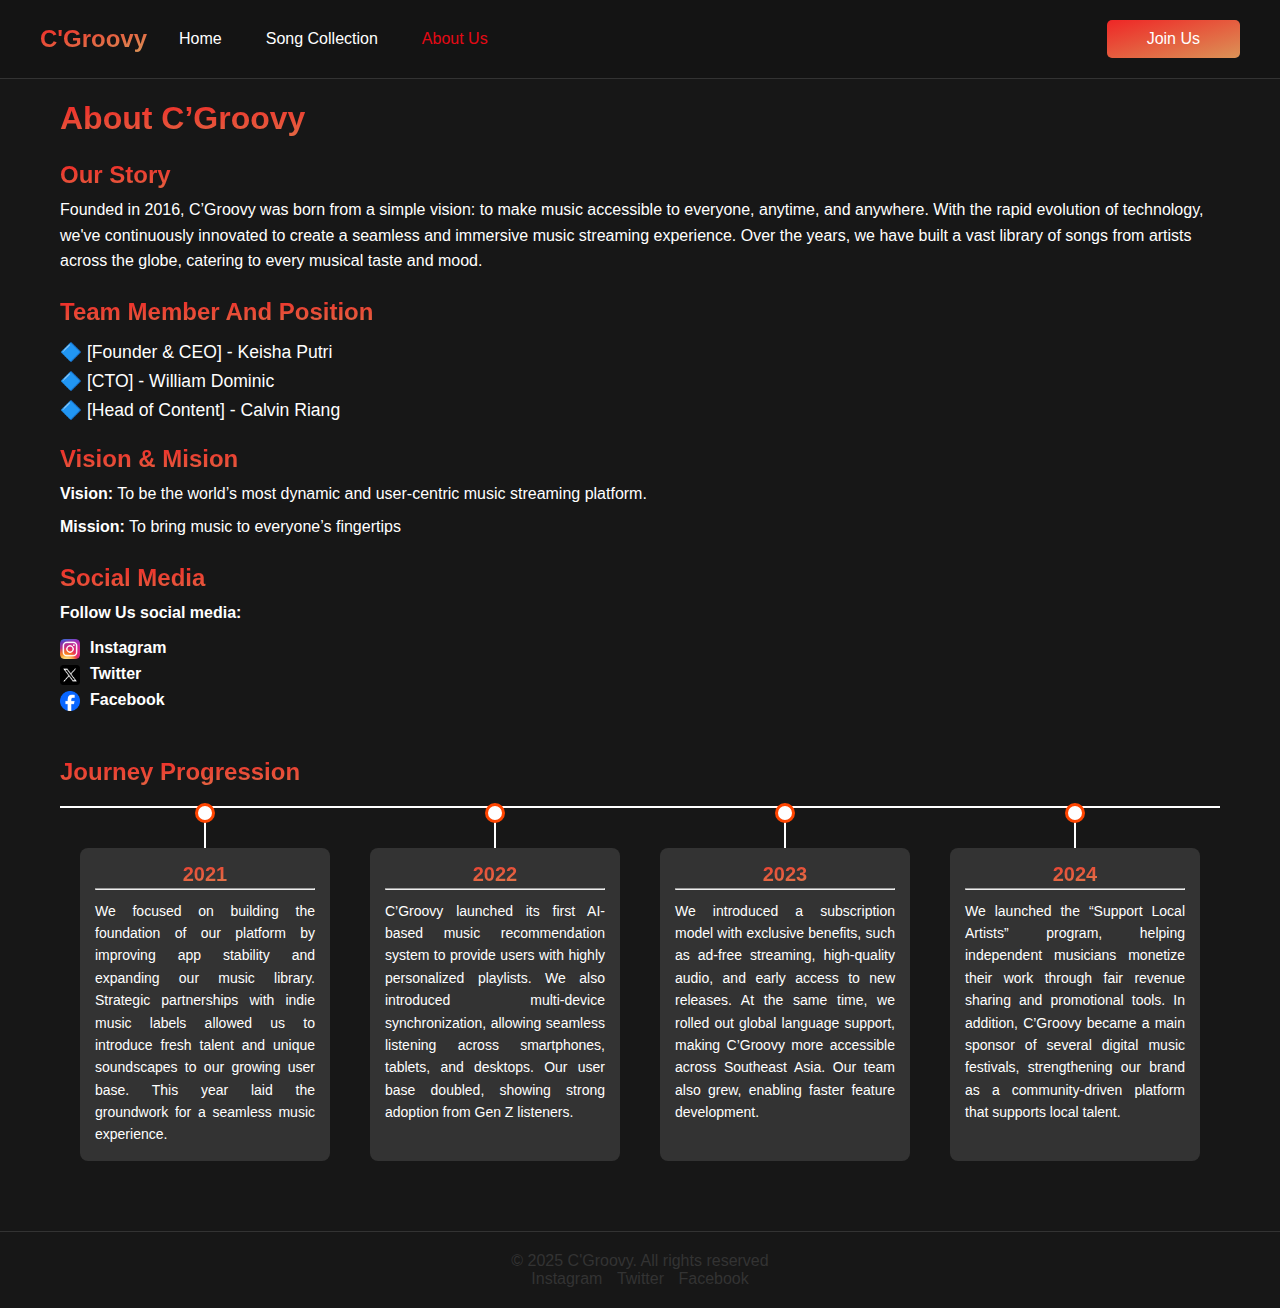
<file: view/au.html>
<!DOCTYPE html>
<html lang="en">
<head>
    <meta charset="UTF-8">
    <meta name="viewport" content="width=device-width, initial-scale=1.0">
    <title>About Us | C'Groovy</title>
    <link rel="stylesheet" href="../style/style.css">
</head>
<body>
    <header>
        <div class="container">
            <div class="logo">
                <a href="../view/index.html">C'Groovy</a>
            </div>
            <div class="gapper">
                <nav>
                    <ul>
                        <li><a href="../view/index.html">Home</a></li>
                        <li class="dropdown">
                            <a href="../view/sc.html" class="dropdown-btn">Song Collection</a>
                            <ul class="dropdown-content">
                                <li><a href="../view/pop.html">Pop</a></li>
                                <li><a href="../view/rnb.html">R&B</a></li>
                                <li><a href="../view/kpop.html">K-Pop</a></li>
                            </ul>
                        </li>
                        <li><a class="cur-page" href="../view/au.html" >About Us</a></li>
                    </ul>
                </nav>
                <a href="../view/login.html" class="lgn-btn">Join Us</a>
            </div>
        </div>
    </header>


    <section id="about-section">
        <div class="container">
            <h1 class="gradient-text">About C’Groovy</h1>
            <h2 class="gradient-text">Our Story</h2>
            <p>
                Founded in 2016, C’Groovy was born from a simple vision: to make music accessible to everyone, anytime, and anywhere.
                With the rapid evolution of technology, we've continuously innovated to create a seamless and immersive music streaming experience.
                Over the years, we have built a vast library of songs from artists across the globe, catering to every musical taste and mood.
            </p>

            <h2 class="gradient-text">Team Member And Position</h2>
            <ul class="team-list">
                <li>🔷 [Founder & CEO] - Keisha Putri</li>
                <li>🔷 [CTO] - William Dominic</li>
                <li>🔷 [Head of Content] - Calvin Riang</li>
            </ul>

            <h2 class="gradient-text">Vision & Mision</h2>
            <p><strong>Vision:</strong> To be the world’s most dynamic and user-centric music streaming platform.</p>
            <p><strong>Mission:</strong> To bring music to everyone’s fingertips</p>
           
            <h2 class="gradient-text">Social Media</h2>
            <div class="about-sosmed">
            <p>Follow Us social media:</p>
            <div id="about-sos-container">
                <div class="about-sos-item">
                    <img src="../assets/Instagram_icon.png" alt="Instagram Icon">
                    <a href="https://www.instagram.com/">Instagram</a>
                </div>
                <div class="about-sos-item">
                    <img src="../assets/1725374683twitter-x-logo.png" alt="Twitter Icon">
                    <a href="https://x.com/">Twitter</a>
                </div>
                <div class="about-sos-item">
                    <img src="../assets/Facebook_Logo_2023.png" alt="Facebook Icon">
                    <a href="https://www.facebook.com/">Facebook</a>
                </div>
            </div>
        </div>

<div class="timeline">
    <h2 class="gradient-text">Journey Progression</h2>
  <div class="timeline-line">
    <div class="timeline-card">
      <div class="timeline-card-info">
        <h3 class="timeline-year gradient-text" >2021</h3>
        <hr>
        <p>We focused on building the foundation of our platform by improving app stability and expanding our music library. Strategic partnerships with indie music 
            labels allowed us to introduce fresh talent and unique soundscapes to our growing user base. This year laid the groundwork for a seamless music experience. </p>
      </div>
    </div>
    <div class="timeline-card">
      <div class="timeline-card-info">
        <h3 class="timeline-year gradient-text">2022</h3>
        <hr>
        <p>C’Groovy launched its first AI-based music recommendation system to provide users with highly personalized playlists. We also introduced multi-device 
            synchronization, allowing seamless listening across smartphones, tablets, and desktops. Our user base doubled, showing strong adoption from Gen Z listeners. </p>
      </div>
    </div>
    <div class="timeline-card">
      <div class="timeline-card-info">
        <h3 class="timeline-year gradient-text">2023</h3>
        <hr>
        <p>We introduced a subscription model with exclusive benefits, such as ad-free streaming, high-quality audio, and early access to new releases. At the same time, 
            we rolled out global language support, making C’Groovy more accessible across Southeast Asia. Our team also grew, enabling faster feature development. </p>
      </div>
    </div>
    <div class="timeline-card">
      <div class="timeline-card-info">
        <h3 class="timeline-year gradient-text">2024</h3>
        <hr>
        <p>We launched the “Support Local Artists” program, helping independent musicians monetize their work through fair revenue sharing and promotional tools.
           In addition, C’Groovy became a main sponsor of several digital music festivals, strengthening our brand as a community-driven platform that supports local talent.</p>
      </div>
    </div>
  </div>
</div>


    
        </section>


        

    
    <footer>
        <div class="container">
            <p>&copy; 2025 C'Groovy. All rights reserved</p>
            <div class="social">
               <a href="https://www.instagram.com/">Instagram</a>
               <a href="https://x.com/">Twitter</a>
               <a href="https://www.facebook.com/">Facebook</a>
            </div>
        </div>
    </footer>
</body>
</html>
</file>
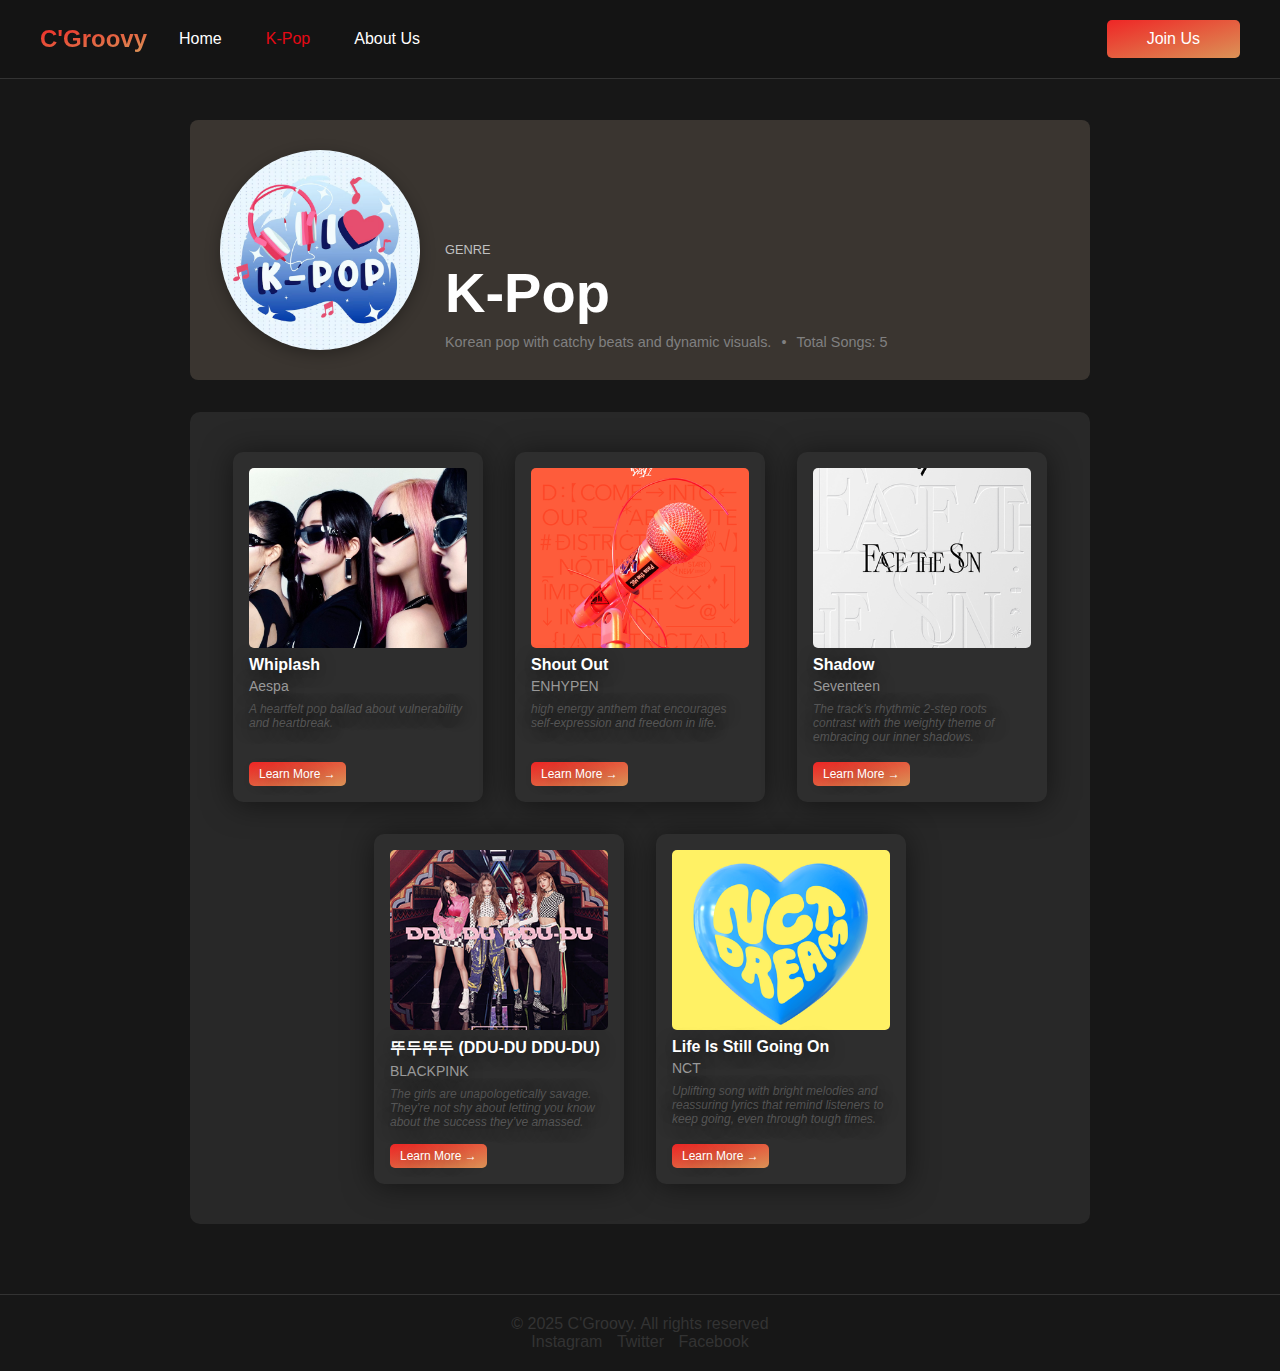
<file: view/kpop.html>
<!DOCTYPE html>
<html lang="en">
<head>
  <meta charset="UTF-8" />
  <meta name="viewport" content="width=device-width, initial-scale=1.0"/>
  <title>Genre - K-Pop | C'Groovy</title>
  <link rel="stylesheet" href="../style/style.css" />
</head>
<body>

  <header>
    <div class="container">
      <div class="logo">
        <a href="../view/index.html">C'Groovy</a>
      </div>
      <div class="gapper">
        <nav>
          <ul>
            <li><a href="../view/index.html">Home</a></li>
            <li class="dropdown">
              <a class="cur-page" href="#">K-Pop</a>
              <ul class="dropdown-content">
                <li><a href="../view/sc.html">Song Collection</a></li>
                <li><a href="../view/pop.html">Pop</a></li>
                <li><a href="../view/rnb.html">R&B</a></li>
                <li><a href="../view/kpop.html">K-Pop</a></li>
              </ul>
            </li>
            <li><a href="../view/au.html">About Us</a></li>
          </ul>
        </nav>
        <a href="../view/login.html" class="lgn-btn">Join Us</a>
      </div>
    </div>
  </header>

   <section id="song-detail" class="genre-section">
    <div class="container">
      <div class="genre-banner">
        <img src="../assets/kpop.png" alt="Genre Banner" class="genre-banner-img" />
        <div class="genre-banner-text">
          <p class="genre-type">Genre</p>
          <h1 class="genre-title">K-Pop</h1>
          <div class="genre-info">
            <span class="genre-deskripsi">Korean pop with catchy beats and dynamic visuals.</span>
            <span class="genre-dot">•</span>
            <span>Total Songs: 5</span>
          </div>
        </div>
      </div>
      <div class="song-detail-body genre-grid">
                      <div class="album-card" id="song11">
                          <div class="album-content">
                              <div class="album-top">
                                  <img src="../assets/kpop/whiplash.png" alt="Album Image" />
                                  <p class="track-title">Whiplash</p>
                                  <p class="artist-name">Aespa</p>
                                  <p class="short-description">A heartfelt pop ballad about vulnerability and heartbreak.</p>
                              </div>
                              <div class="album-footer">
                                  <a href="#" class="learn-more-btn">Learn More →</a>
                              </div>
                          </div>
                      </div>
      
                      <div class="album-card" id="song12">
                          <div class="album-content" >
                              <div class="album-top">
                                  <img src="../assets/kpop/enhypen.png" alt="Album Image" />
                                  <p class="track-title">Shout Out</p>
                                  <p class="artist-name">ENHYPEN</p>
                                  <p class="short-description"> high energy anthem that encourages self-expression and freedom in life.</p>
                              </div>
                              <div class="album-footer">
                                  <a href="#" class="learn-more-btn">Learn More →</a>
                              </div>
                          </div>
                      </div>

                      <div class="album-card" id="song13">
                          <div class="album-content">
                              <div class="album-top">
                                  <img src="../assets/kpop/seventeen.png   " alt="Album Image" />
                                  <p class="track-title">Shadow</p>
                                  <p class="artist-name">Seventeen</p>
                                   <p class="short-description">The track’s rhythmic 2-step roots contrast with the weighty theme of embracing our inner shadows.</p>
                              </div>
                              <div class="album-footer">
                                  <a href="#" class="learn-more-btn">Learn More →</a>
                              </div>
                          </div>
                      </div>

                      <div class="album-card" id="song14">
                          <div class="album-content">
                              <div class="album-top">
                                  <img src="../assets/kpop/dududu.png" alt="Album Image" />
                                  <p class="track-title">뚜두뚜두 (DDU-DU DDU-DU)</p>
                                  <p class="artist-name">BLACKPINK</p>
                                  <p class="short-description">The girls are unapologetically savage. They’re not shy about letting you know about the success they’ve amassed.</p>
                              </div>
                              <div class="album-footer">
                                  <a href="#" class="learn-more-btn">Learn More →</a>
                              </div>
                          </div>
                      </div>

                        <div class="album-card" id="song15">
                          <div class="album-content">
                              <div class="album-top">
                                  <img src="../assets/kpop/nct.png" alt="Album Image" />
                                  <p class="track-title">Life Is Still Going On</p>
                                  <p class="artist-name">NCT</p>
                                  <p class="short-description">Uplifting song with bright melodies and reassuring lyrics that remind listeners to keep going, even through tough times.</p>
                              </div>
                              <div class="album-footer">
                                  <a href="#" class="learn-more-btn">Learn More →</a>
                              </div>
                          </div>
                      </div>

      </div>
    </div>
  </section>


  <footer>
    <div class="container">
      <p>&copy; 2025 C'Groovy. All rights reserved</p>
      <div class="social">
               <a href="https://www.instagram.com/">Instagram</a>
               <a href="https://x.com/">Twitter</a>
               <a href="https://www.facebook.com/">Facebook</a>
      </div>
    </div>
  </footer>
    <script src="../script/detail.js"></script>
</body>
</html>
</file>
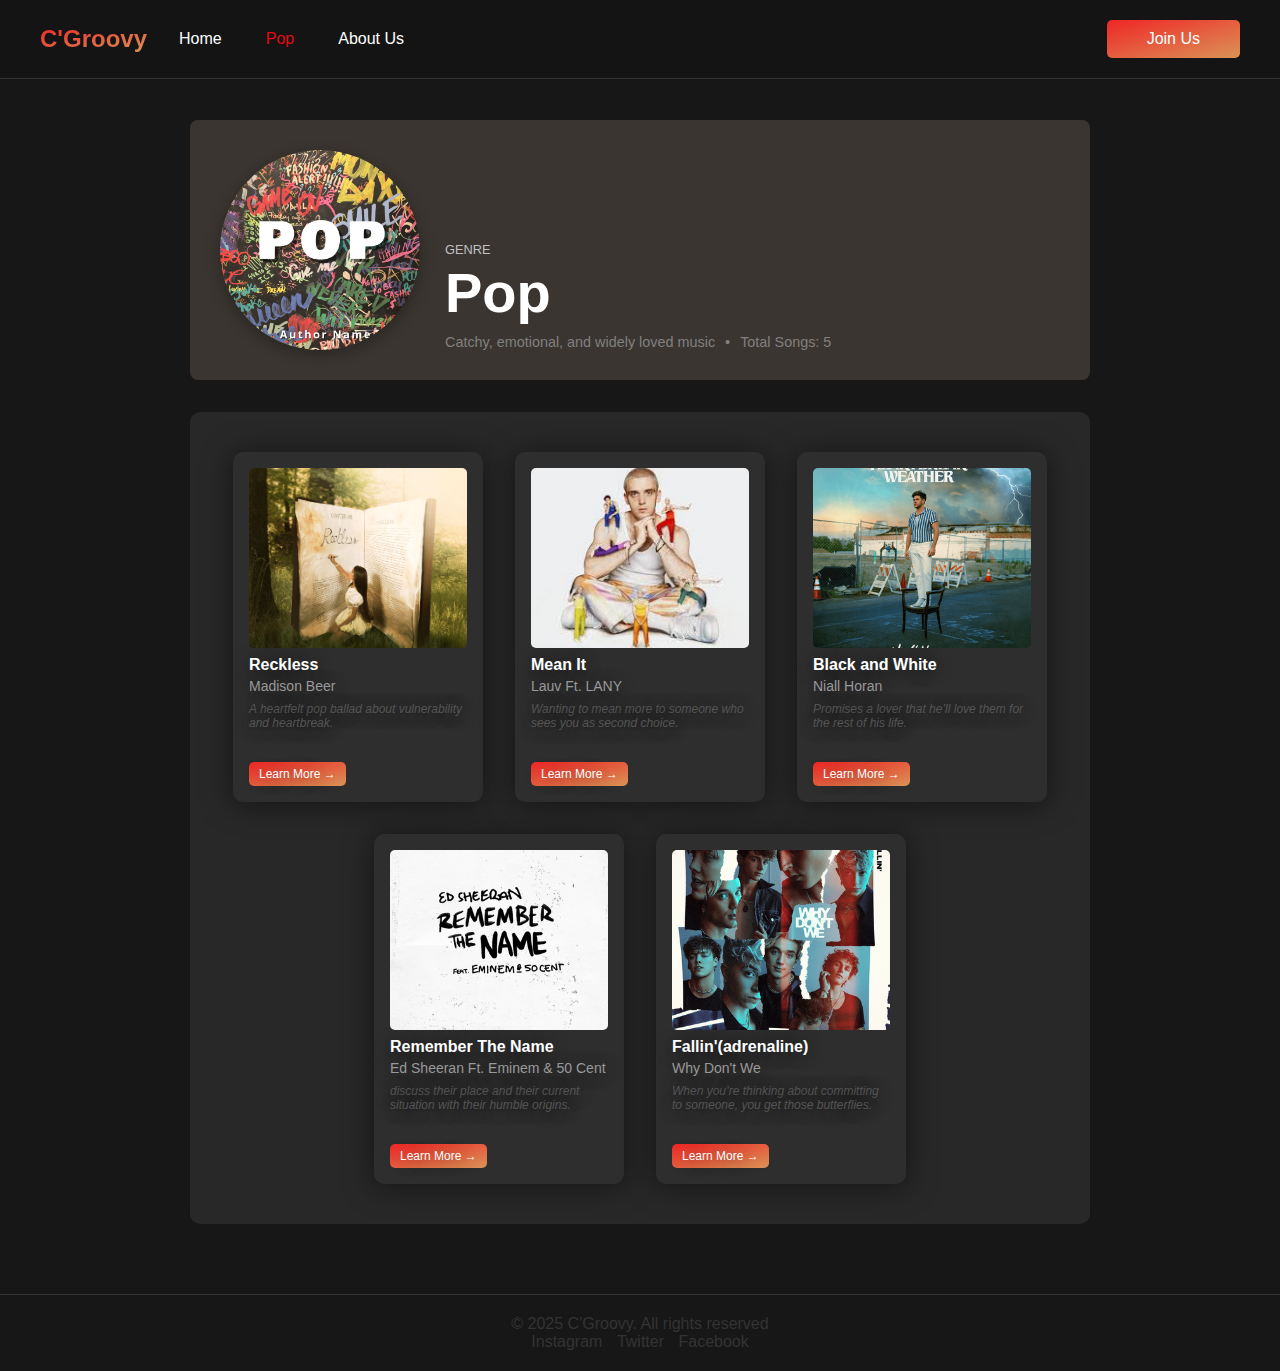
<file: view/pop.html>
<!DOCTYPE html>
<html lang="en">
<head>
  <meta charset="UTF-8" />
  <meta name="viewport" content="width=device-width, initial-scale=1.0"/>
  <title>Genre - Pop | C'Groovy</title>
  <link rel="stylesheet" href="../style/style.css" />
</head>
<body>


  <header>
    <div class="container">
      <div class="logo">
        <a href="../view/index.html">C'Groovy</a>
      </div>
      <div class="gapper">
        <nav>
          <ul>
            <li><a href="../view/index.html">Home</a></li>
            <li class="dropdown">
              <a class="cur-page" href="#">Pop</a>
              <ul class="dropdown-content">
                <li><a href="../view/sc.html">Song Collection</a></li>
                <li><a href="../view/rnb.html">R&B</a></li>
                <li><a href="../view/kpop.html">K-Pop</a></li>
              </ul>
            </li>
            <li><a href="../view/au.html">About Us</a></li>
          </ul>
        </nav>
        <a href="../view/login.html" class="lgn-btn">Join Us</a>
      </div>
    </div>
  </header>

   <section id="song-detail" class="genre-section">
    <div class="container">
      <div class="genre-banner">
        <img src="../assets/pop.png" alt="Genre Banner" class="genre-banner-img" />
        <div class="genre-banner-text">
          <p class="genre-type">Genre</p>
          <h1 class="genre-title">Pop</h1>
          <div class="genre-info">
            <span>Catchy, emotional, and widely loved music</span>
            <span class="genre-dot">•</span>
            <span>Total Songs: 5</span>
          </div>
        </div>
      </div>
      <div class="song-detail-body genre-grid">
        <div class="album-card" id="song1">
          <div class="album-content">
            <div class="album-top">
              <img src="../assets/pop/reckless.png" alt="Reckless">
              <p class="track-title">Reckless</p>
              <p class="artist-name">Madison Beer</p>
              <p class="short-description">A heartfelt pop ballad about vulnerability and heartbreak.</p>
            </div>
            <div class="album-footer">
              <a href="#" class="learn-more-btn">Learn More →</a>
            </div>
          </div>
        </div>
        <div class="album-card" id="song2">
          <div class="album-content">
            <div class="album-top">
              <img src="../assets/pop/lauv.png" alt="Mean It">
              <p class="track-title">Mean It</p>
              <p class="artist-name">Lauv Ft. LANY</p>
              <p class="short-description">Wanting to mean more to someone who sees you as second choice.</p>
            </div>
            <div class="album-footer">
              <a href="#" class="learn-more-btn">Learn More →</a>
            </div>
          </div>
        </div>
        <div class="album-card" id="song3">
          <div class="album-content">
            <div class="album-top">
              <img src="../assets/pop/niall.png" alt="Black and White">
              <p class="track-title">Black and White</p>
              <p class="artist-name">Niall Horan</p>
              <p class="short-description">Promises a lover that he’ll love them for the rest of his life.</p>
            </div>
            <div class="album-footer">
              <a href="#" class="learn-more-btn">Learn More →</a>
            </div>
          </div>
        </div>


        <div class="album-card" id="song4">
            <div class="album-content">
                <div class="album-top">
                    <img src="../assets/pop/ed.png" alt="Album Image" />
                    <p class="track-title">Remember The Name</p>
                    <p class="artist-name">Ed Sheeran Ft. Eminem & 50 Cent</p>
                    <p class="short-description">discuss their place and their current situation with their humble origins.</p>
                </div>
                <div class="album-footer">
                    <a href="#" class="learn-more-btn">Learn More →</a>
                </div>
            </div>
        </div>

        <div class="album-card" id="song5">
            <div class="album-content">
                <div class="album-top">
                    <img src="../assets/pop/wdw.png" alt="Album Image" />
                    <p class="track-title">Fallin'(adrenaline)</p>
                    <p class="artist-name">Why Don't We</p>
                    <p class="short-description">When you’re thinking about committing to someone, you get those butterflies. </p>
                </div>
                <div class="album-footer">
                    <a href="#" class="learn-more-btn">Learn More →</a>
                </div>
            </div>
        </div>

        


      </div>
    </div>
  </section>

  <footer>
    <div class="container">
      <p>&copy; 2025 C'Groovy. All rights reserved</p>
      <div class="social">
               <a href="https://www.instagram.com/">Instagram</a>
               <a href="https://x.com/">Twitter</a>
               <a href="https://www.facebook.com/">Facebook</a>
      </div>
    </div>
  </footer>
    <script src="../script/detail.js"></script>
</body>
</html>
</file>
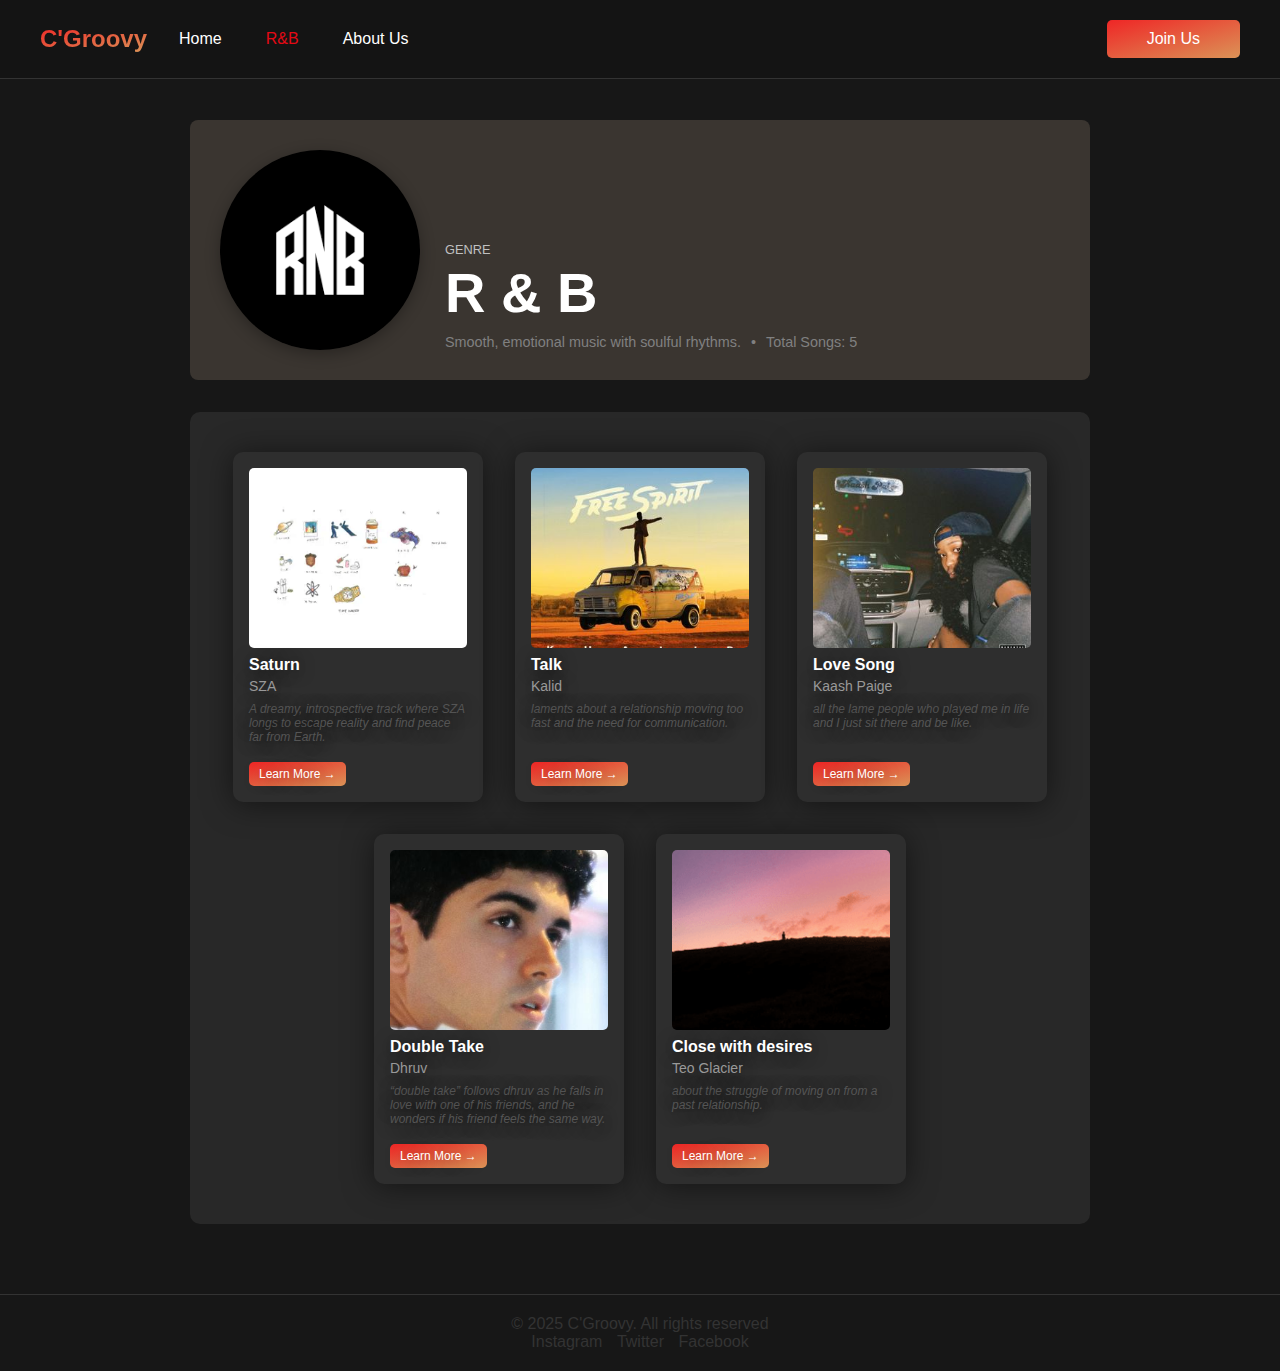
<file: view/rnb.html>
<!DOCTYPE html>
<html lang="en">
<head>
  <meta charset="UTF-8" />
  <meta name="viewport" content="width=device-width, initial-scale=1.0"/>
  <title>Genre - R&B | C'Groovy</title>
  <link rel="stylesheet" href="../style/style.css" />
</head>
<body>


  <header>
    <div class="container">
      <div class="logo">
        <a href="../view/index.html">C'Groovy</a>
      </div>
      <div class="gapper">
        <nav>
          <ul>
            <li><a href="../view/index.html">Home</a></li>
            <li class="dropdown">
              <a class="cur-page" href="#">R&B</a>
              <ul class="dropdown-content">
                <li><a href="../view/sc.html">Song Collection</a></li>
                <li><a href="../view/pop.html">Pop</a></li>
                <li><a href="../view/kpop.html">K-Pop</a></li>
              </ul>
            </li>
            <li><a href="../view/au.html">About Us</a></li>
          </ul>
        </nav>
        <a href="../view/login.html" class="lgn-btn">Join Us</a>
      </div>
    </div>
  </header>

   <section id="song-detail" class="genre-section">
    <div class="container">
      <div class="genre-banner">
        <img src="../assets/rnb.png" alt="Genre Banner" class="genre-banner-img" />
        <div class="genre-banner-text">
          <p class="genre-type">Genre</p>
          <h1 class="genre-title">R & B</h1>
          <div class="genre-info">
            <span>Smooth, emotional music with soulful rhythms.</span>
            <span class="genre-dot">•</span>
            <span>Total Songs: 5</span>
          </div>
        </div>
      </div>
      <div class="song-detail-body genre-grid">
                      <div class="album-card" id="song6">
                          <div class="album-content">
                              <div class="album-top">
                                  <img src="../assets/rnb/saturn.png" alt="Album Image" />
                                  <p class="track-title">Saturn</p>
                                  <p class="artist-name">SZA</p>
                                  <p class="short-description">A dreamy, introspective track where SZA longs to escape reality and find peace far from Earth.</p>
                              </div>
                              <div class="album-footer">
                                  <a href="#" class="learn-more-btn">Learn More →</a>
                              </div>
                          </div>
                      </div>
      
                      <div class="album-card" id="song7">
                          <div class="album-content" >
                              <div class="album-top">
                                  <img src="../assets/rnb/khalid.png" alt="Album Image" />
                                  <p class="track-title">Talk</p>
                                  <p class="artist-name">Kalid</p>
                                  <p class="short-description">laments about a relationship moving too fast and the need for communication.</p>
                                </div>
                                <div class="album-footer">
                                  <a href="#" class="learn-more-btn">Learn More →</a>
                              </div>
                          </div>
                      </div>

                      <div class="album-card" id="song8">
                          <div class="album-content">
                              <div class="album-top">
                                  <img src="../assets/rnb/kaash.png" alt="Album Image" />
                                  <p class="track-title">Love Song</p>
                                  <p class="artist-name">Kaash Paige</p>
                                  <p class="short-description">all the lame people who played me in life and I just sit there and be like.</p>
                              </div>
                              <div class="album-footer">
                                  <a href="#" class="learn-more-btn">Learn More →</a>
                              </div>
                          </div>
                      </div>

                      <div class="album-card" id="song9">
                          <div class="album-content">
                              <div class="album-top">
                                  <img src="../assets/rnb/dhruv.png" alt="Album Image" />
                                  <p class="track-title">Double Take</p>
                                  <p class="artist-name">Dhruv</p>
                                  <p class="short-description">“double take” follows dhruv as he falls in love with one of his friends, and he wonders if his friend feels the same way.</p>
                              </div>
                              <div class="album-footer">
                                  <a href="#" class="learn-more-btn">Learn More →</a>
                              </div>
                          </div>
                      </div>
                      <div class="album-card" id="song10">
                          <div class="album-content">
                              <div class="album-top">
                                  <img src="../assets/rnb/teo.png" alt="Album Image" />
                                  <p class="track-title">​Close with desires</p>
                                  <p class="artist-name">​Teo Glacier</p>
                                  <p class="short-description">about the struggle of moving on from a past relationship.</p>
                              </div>
                              <div class="album-footer">
                                  <a href="#" class="learn-more-btn">Learn More →</a>
                              </div>
                          </div>
                      </div>
        


      </div>
    </div>
  </section>


  <footer>
    <div class="container">
      <p>&copy; 2025 C'Groovy. All rights reserved</p>
      <div class="social">
               <a href="https://www.instagram.com/">Instagram</a>
               <a href="https://x.com/">Twitter</a>
               <a href="https://www.facebook.com/">Facebook</a>
      </div>
    </div>
  </footer>
    <script src="../script/detail.js"></script>
</body>
</html>
</file>
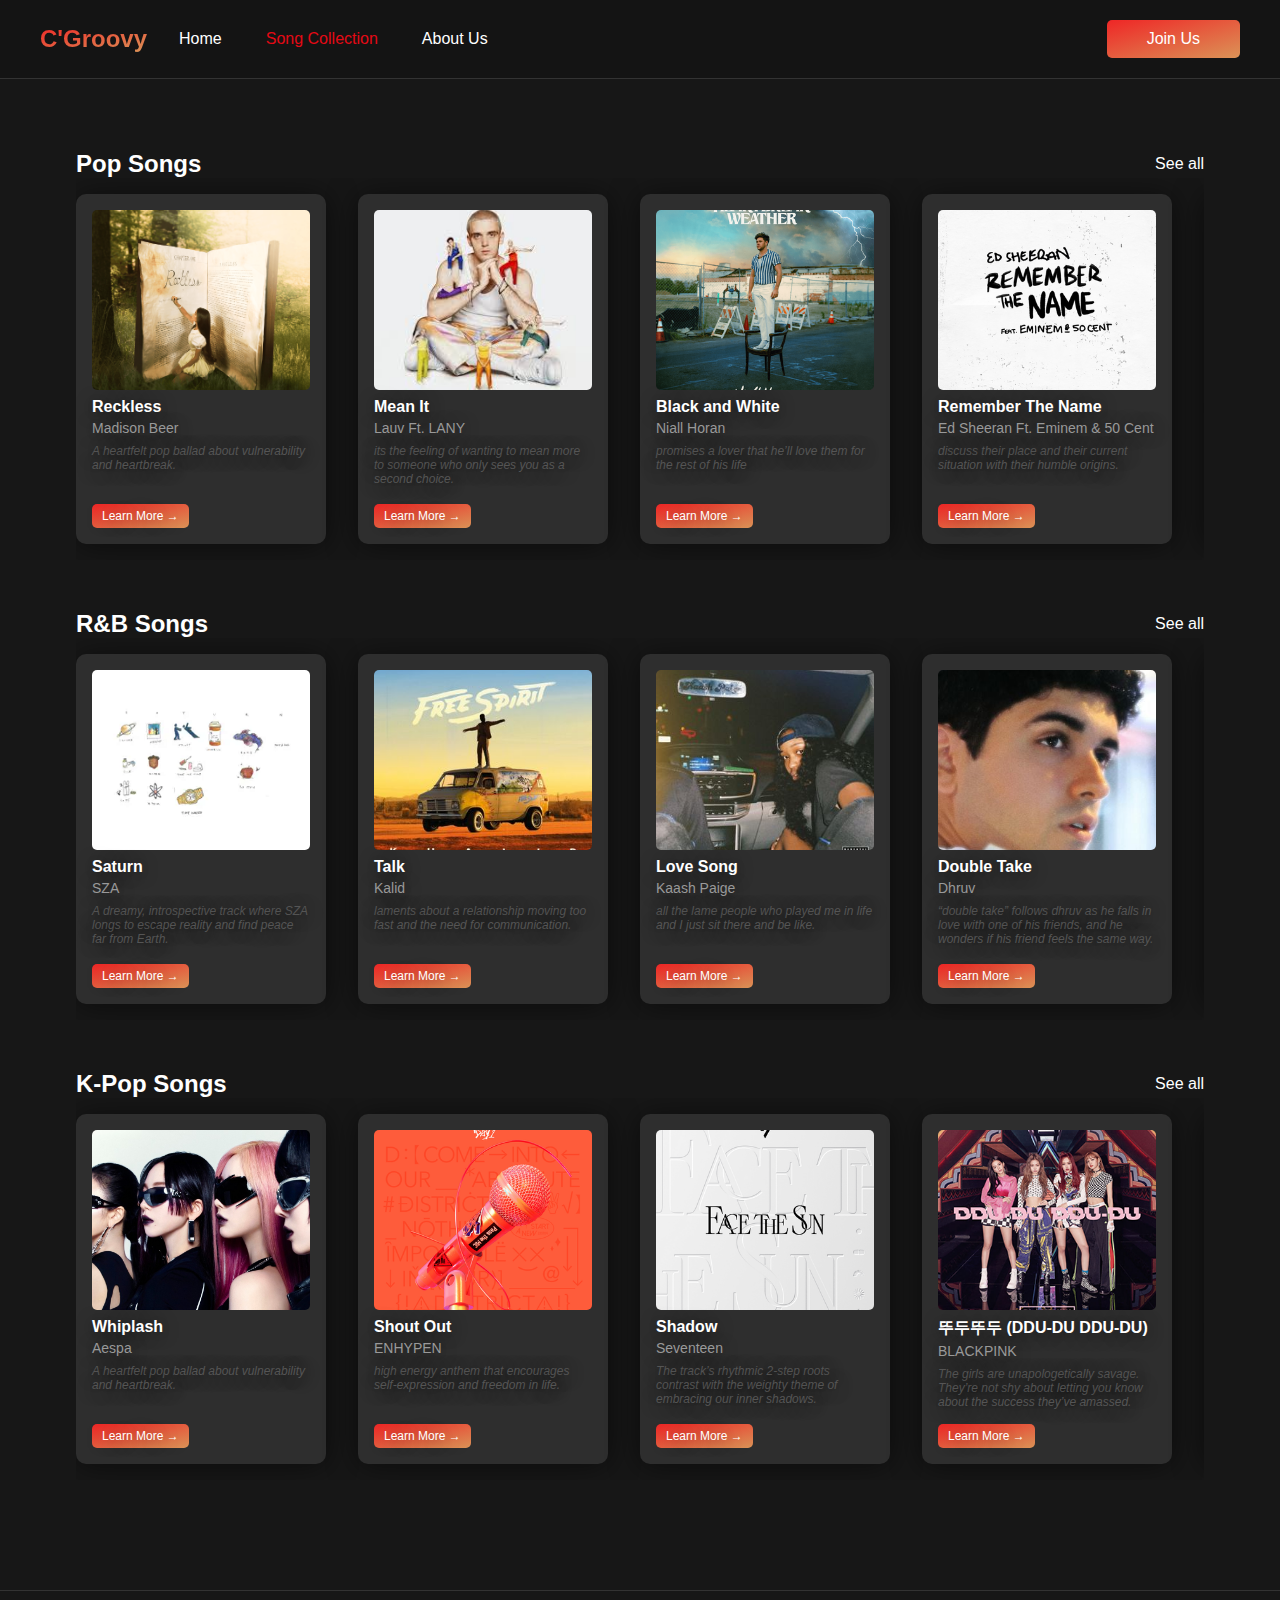
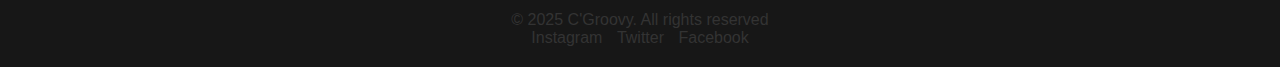
<file: view/sc.html>
<!DOCTYPE html>
<html lang="en">
<head>
  <meta charset="UTF-8" />
  <meta name="viewport" content="width=device-width, initial-scale=1.0" />
  <title>Song Collection | C'Groovy</title>
  <link rel="stylesheet" href="../style/style.css" />
</head>
<body>
  <header>
    <div class="container">
      <div class="logo">
        <a href="../view/index.html">C'Groovy</a>
      </div>
      <div class="gapper">
        <nav>
          <ul>
            <li><a href="../view/index.html">Home</a></li>
            <li class="dropdown">
              <a class="cur-page" href="../view/sc.html">Song Collection</a>
              <ul class="dropdown-content">
                <li><a href="../view/pop.html">Pop</a></li>
                <li><a href="../view/rnb.html">R&B</a></li>
                <li><a href="../view/kpop.html">K-Pop</a></li>               
              </ul>
            </li>
            <li><a href="../view/au.html">About Us</a></li>
          </ul>
        </nav>
        <a href="login.html" class="lgn-btn">Join Us</a>
      </div>
    </div>
  </header>

    <section id="filter-section">
      <div class="container">
          <div class="music-container">
                <div class="genre-header">
                <h2>Pop Songs</h2>
                <a href="../view/pop.html" class="see-all-link">See all</a>
                </div>
              <div class="album-scroll-wrapper">
                  <div class="album-scroll-container">
                      <div class="album-card" id="song1">
                          <div class="album-content">
                              <div class="album-top">
                                  <img src="../assets/pop/reckless.png" alt="Album Image" />
                                  <p class="track-title">Reckless</p>
                                  <p class="artist-name">Madison Beer</p>
                                  <p class="short-description" id="desc1">A heartfelt pop ballad about vulnerability and heartbreak.</p>
                              </div>
                              <div class="album-footer">
                                  <a href="#" class="learn-more-btn">Learn More →</a>
                              </div>
                          </div>
                      </div>
      
                      <div class="album-card" id="song2">
                          <div class="album-content" >
                              <div class="album-top">
                                    <img src="../assets/pop/lauv.png" alt="Album Image" />
                                    <p class="track-title">Mean It</p>
                                    <p class="artist-name">Lauv Ft. LANY</p>
                                    <p class="short-description" id="desc2">its the feeling of wanting to mean more to someone who only sees you as a second choice.</p>
                              </div>
                              <div class="album-footer">
                                  <a href="#" class="learn-more-btn">Learn More →</a>
                              </div>
                          </div>
                      </div>

                      <div class="album-card" id="song3">
                          <div class="album-content">
                              <div class="album-top">
                                  <img src="../assets/pop/niall.png" alt="Album Image" />
                                  <p class="track-title">Black and White</p>
                                  <p class="artist-name">Niall Horan</p>
                                  <p class="short-description" id="desc3">promises a lover that he’ll love them for the rest of his life</p>
                              </div>
                              <div class="album-footer">
                                  <a href="#" class="learn-more-btn">Learn More →</a>
                              </div>
                          </div>
                      </div>

                      <div class="album-card" id="song4">
                          <div class="album-content">
                              <div class="album-top">
                                  <img src="../assets/pop/ed.png" alt="Album Image" />
                                  <p class="track-title">Remember The Name</p>
                                  <p class="artist-name">Ed Sheeran Ft. Eminem & 50 Cent</p>
                                  <p class="short-description" id="desc4">discuss their place and their current situation with their humble origins.</p>
                              </div>
                              <div class="album-footer">
                                  <a href="#" class="learn-more-btn">Learn More →</a>
                              </div>
                          </div>
                      </div>

                      <div class="album-card" id="song5">
                          <div class="album-content">
                              <div class="album-top">
                                  <img src="../assets/pop/wdw.png" alt="Album Image" />
                                  <p class="track-title">Fallin'(adrenaline)</p>
                                  <p class="artist-name">Why Don't We</p>
                                  <p class="short-description" id="desc5">When you’re thinking about committing to someone, you get those butterflies. </p>
                              </div>
                              <div class="album-footer">
                                  <a href="#" class="learn-more-btn">Learn More →</a>
                              </div>
                          </div>
                      </div>
                  </div>
              </div>
          </div>

          <div class="music-container">
                <div class="genre-header">
                <h2>R&B Songs</h2>
                <a href="../view/rnb.html" class="see-all-link">See all</a>
                </div>
              <div class="album-scroll-wrapper">
                  <div class="album-scroll-container">
                      <div class="album-card" id="song6">
                          <div class="album-content">
                              <div class="album-top">
                                  <img src="../assets/rnb/saturn.png" alt="Album Image" />
                                  <p class="track-title">Saturn</p>
                                  <p class="artist-name">SZA</p>
                                  <p class="short-description" id="desc6">A dreamy, introspective track where SZA longs to escape reality and find peace far from Earth.</p>
                              </div>
                              <div class="album-footer">
                                  <a href="#" class="learn-more-btn">Learn More →</a>
                              </div>
                          </div>
                      </div>
      
                      <div class="album-card" id="song7">
                          <div class="album-content" >
                              <div class="album-top">
                                  <img src="../assets/rnb/khalid.png" alt="Album Image" />
                                  <p class="track-title">Talk</p>
                                  <p class="artist-name">Kalid</p>
                                  <p class="short-description" id="desc7">laments about a relationship moving too fast and the need for communication.</p>
                                </div>
                                <div class="album-footer">
                                  <a href="#" class="learn-more-btn">Learn More →</a>
                              </div>
                          </div>
                      </div>

                      <div class="album-card" id="song8">
                          <div class="album-content">
                              <div class="album-top">
                                  <img src="../assets/rnb/kaash.png" alt="Album Image" />
                                  <p class="track-title">Love Song</p>
                                  <p class="artist-name">Kaash Paige</p>
                                  <p class="short-description" id="desc8">all the lame people who played me in life and I just sit there and be like.</p>
                              </div>
                              <div class="album-footer">
                                  <a href="#" class="learn-more-btn">Learn More →</a>
                              </div>
                          </div>
                      </div>

                      <div class="album-card" id="song9">
                          <div class="album-content">
                              <div class="album-top">
                                  <img src="../assets/rnb/dhruv.png" alt="Album Image" />
                                  <p class="track-title">Double Take</p>
                                  <p class="artist-name">Dhruv</p>
                                  <p class="short-description" id="desc9">“double take” follows dhruv as he falls in love with one of his friends, and he wonders if his friend feels the same way.</p>
                              </div>
                              <div class="album-footer">
                                  <a href="#" class="learn-more-btn">Learn More →</a>
                              </div>
                          </div>
                      </div>
                      <div class="album-card" id="song10">
                          <div class="album-content">
                              <div class="album-top">
                                  <img src="../assets/rnb/teo.png" alt="Album Image" />
                                  <p class="track-title">​Close with desires</p>
                                  <p class="artist-name">​Teo Glacier</p>
                                  <p class="short-description" id="desc9">about the struggle of moving on from a past relationship.</p>
                              </div>
                              <div class="album-footer">
                                  <a href="#" class="learn-more-btn">Learn More →</a>
                              </div>
                          </div>
                      </div>
                  </div>
              </div>
          </div>

          <div class="music-container">
             <div class="genre-header">
                <h2>K-Pop Songs</h2>
                <a href="../view/kpop.html" class="see-all-link">See all</a>
                </div>
              <div class="album-scroll-wrapper">
                  <div class="album-scroll-container">
                      <div class="album-card" id="song11">
                          <div class="album-content">
                              <div class="album-top">
                                  <img src="../assets/kpop/whiplash.png" alt="Album Image" />
                                  <p class="track-title">Whiplash</p>
                                  <p class="artist-name">Aespa</p>
                                  <p class="short-description" id="desc11">A heartfelt pop ballad about vulnerability and heartbreak.</p>
                              </div>
                              <div class="album-footer">
                                  <a href="#" class="learn-more-btn">Learn More →</a>
                              </div>
                          </div>
                      </div>
      
                      <div class="album-card" id="song12">
                          <div class="album-content" >
                              <div class="album-top">
                                  <img src="../assets/kpop/enhypen.png" alt="Album Image" />
                                  <p class="track-title">Shout Out</p>
                                  <p class="artist-name">ENHYPEN</p>
                                  <p class="short-description" id="desc12"> high energy anthem that encourages self-expression and freedom in life.</p>
                              </div>
                              <div class="album-footer">
                                  <a href="#" class="learn-more-btn">Learn More →</a>
                              </div>
                          </div>
                      </div>

                      <div class="album-card" id="song13">
                          <div class="album-content">
                              <div class="album-top">
                                  <img src="../assets/kpop/seventeen.png   " alt="Album Image" />
                                  <p class="track-title">Shadow</p>
                                  <p class="artist-name">Seventeen</p>
                                   <p class="short-description" id="desc13">The track’s rhythmic 2-step roots contrast with the weighty theme of embracing our inner shadows.</p>
                              </div>
                              <div class="album-footer">
                                  <a href="#" class="learn-more-btn">Learn More →</a>
                              </div>
                          </div>
                      </div>

                      <div class="album-card" id="song14">
                          <div class="album-content">
                              <div class="album-top">
                                  <img src="../assets/kpop/dududu.png" alt="Album Image" />
                                  <p class="track-title">뚜두뚜두 (DDU-DU DDU-DU)</p>
                                  <p class="artist-name">BLACKPINK</p>
                                  <p class="short-description" id="desc14">The girls are unapologetically savage. They’re not shy about letting you know about the success they’ve amassed.</p>
                              </div>
                              <div class="album-footer">
                                  <a href="#" class="learn-more-btn">Learn More →</a>
                              </div>
                          </div>
                      </div>

                        <div class="album-card" id="song15">
                          <div class="album-content">
                              <div class="album-top">
                                  <img src="../assets/kpop/nct.png" alt="Album Image" />
                                  <p class="track-title">Life Is Still Going On</p>
                                  <p class="artist-name">NCT</p>
                                  <p class="short-description" id="desc14">Uplifting song with bright melodies and reassuring lyrics that remind listeners to keep going, even through tough times.</p>
                              </div>
                              <div class="album-footer">
                                  <a href="#" class="learn-more-btn">Learn More →</a>
                              </div>
                          </div>
                      </div>
                  </div>
              </div>
          </div>
          



       </div>
    </section>

  <footer>
    <div class="container">
      <p>&copy; 2025 C'Groovy. All rights reserved</p>
      <div class="social">
            <a href="https://www.instagram.com/">Instagram</a>
            <a href="https://x.com/">Twitter</a>
            <a href="https://www.facebook.com/">Facebook</a>
      </div>
    </div>
  </footer>
  <script src="../script/detail.js"></script>
</body>
</html>
</file>
<file: style/style.css>
/*=============== VARIABLES CSS ===============*/
:root {
  --header-height: 40px;
  /*========== Colors ==========*/
  /*Color mode HSL(hue, saturation, lightness)*/
  --first-color: hsl(203, 80%, 73%);
  --first-color-lighten: hsl(220, 68%, 97%);
  --title-color: #F22121;
  --text-color: #fff;
  --body-color: #171717;
  /*========== Font and typography ==========*/
  /*.5rem = 8px | 1rem = 16px ...*/
  --body-font: "Inter", sans-serif;
  --normal-font-size: .938rem;
  --small-font-size: .813rem;
  --smaller-font-size: .75rem;
  /*========== Font weight ==========*/
  --font-medium: 500;
  --font-semi-bold: 600;
  /*========== z index ==========*/
  --z-tooltip: 10;
  --z-fixed: 100;
}
@media screen and (min-width: 1024px) {
  :root {
    --normal-font-size: 1rem;
    --small-font-size: .875rem;
    --smaller-font-size: .813rem;
  }
}

/*=============== BASE ===============*/
* {
  box-sizing: border-box;
  padding: 0;
  margin: 0;
}

html,body{
  display: flex;
  flex-direction: column;
  height: 100%;
}

body {
  font-family: var(--body-font);
  font-size: var(--normal-font-size);
  background-color: var(--body-color);
  color: var(--text-color);
}

ul {
  list-style: none;
}

a {
  text-decoration: none;
}

/*=============== REUSABLE CSS CLASSES ===============*/
.container {
  max-width: 1200px;
  margin-inline: 1.5rem;
  margin: auto;
}

header{
  background-color: #141414;
  padding: 20px 0;
  position: fixed;
  width: 100%;
  top: 0;
  z-index: 100;
  border-bottom: 1px solid #333;
}

header .container{
  display: flex;
  justify-content: space-between;
  align-items: center;
}

.logo a {
  font-size: 24px;
  font-weight: bold;
  text-decoration: none;
  background: linear-gradient(to bottom right, rgb(239, 38, 38), rgba(219, 147, 87, 1));
  -webkit-background-clip: text;
  -webkit-text-fill-color: transparent;
  background-clip: text;
  color: transparent;
}

nav ul{
  list-style: none;
  display: flex;
  align-items: center;
}

nav ul li{
  margin-left: 20px;
  position: relative;
}

nav ul li a{
  color: #fff;
  text-decoration: none;
  padding: 8px 12px;
  display: block;
  transition: color 0.3s ease;
}

nav ul li a:hover {
  color: #e50914;
  cursor: pointer;
}

.dropdown-content{
  display: none;
  position: absolute;
  top: 100%;
  left: 0;
  background-color: #141414;
  min-width: 150px;
  box-shadow: 0 2px 5px rgba(24, 24, 24, 0.5);
  z-index: 100;
}

.dropdown-content li{
  margin: 0;
}

.dropdown-content li a{
  padding: 10px 14px;;
  color: #fff;
}

.dropdown-content li a:hover{
  background-color: #333;
}

.dropdown:hover .dropdown-content{
  display: block;
  z-index: 100vh;
}
.gapper{
  justify-content: space-between;
  display: flex;
  width: 1200px;
  align-items: center;
}

.lgn-btn{
  color: var(--text-color);
  text-decoration: var(--font-semi-bold);
  background-image: linear-gradient(to bottom right,  rgb(239, 38, 38), rgba(219, 147, 87));
  padding:10px 40px;
  border-radius: 5px ;
  border: none;
}

.cur-page{
  color: #e50914;
}

/* section */
.home-main{
  flex: 1;
}

.active {
	scroll-snap-type: unset;
}

#carousel {
    position: relative;
    width: 100%;
    height: 100vh;
    overflow: hidden;
    margin-top: 80px;
    background-color: var(--body-color);
}

.carousel-track {
    position: absolute;
    top: 0;
    left: 0;
    width: 500%; 
    height: 100%;
    display: flex;
    transition: transform 0.5s ease-in-out;
}

.carousel-track img {
    width: 20%;  
    height: 100%;
    object-fit: cover;
    object-position: center;
    flex: 0 0 auto; 
    display: block;
}

.slider-inner {
    position: relative;
    display: flex;
    align-items: center;
    width: 100%;
    max-width: 1060px;
    height: 100%;
    margin: 0 auto;
    z-index: 5;
}

#slider-content {
    position: relative;
    z-index: 2;
    color: white;
    text-shadow: 2px 2px 4px rgba(0, 0, 0, 0.5);
    padding: 0 10px;
}

/* Add a dark overlay to make text more visible */
.carousel-track::after {
    content: '';
    position: absolute;
    top: 0;
    left: 0;
    width: 100%;
    height: 100%;
    background: rgba(0, 0, 0, 0.4);
    z-index: 1;
}

#slider-content h2 {
    font-family: "acta-display", serif;
    font-weight: 400;
    font-size: 30px;
    letter-spacing: -1px;
    color: white;
    line-height: 30px;
    margin: 20px 0 60px;
}

#slider-content span {
    display: none;
}

#slider-content .meta {
    display: inline-block;
    font-family: Arial, sans-serif;
    font-size: 11px;
    letter-spacing: 5px;
    color: #88888a;
    text-transform: uppercase;
    position: relative;
}

#slider-content .meta:after {
    content: "";
    display: block;
    position: absolute;
    top: 5px;
    right: -55px;
    width: 45px;
    height: 2px;
    background-color: #393d40;
}

#slider-content #slide-status {
    margin-top: 10px;
    font-family: "acta-display", serif;
    font-weight: 400;
    font-size: 18px;
    color: white;
}

#pagination {
    position: absolute;
    top: 50%;
    transform: translateY(-50%);
    right: 30px;
    z-index: 6;
}

#pagination button {
    display: block;
    -webkit-appearance: none;
    -moz-appearance: none;
    appearance: none;
    border: 0;
    width: 16px;
    height: 16px;
    background-color: #ffffff;
    border-radius: 100%;
    padding: 0;
    margin: 30px 0;
    cursor: pointer;
    position: relative;
    opacity: 0.2;
    transition: opacity 0.2s ease-in-out;
    outline: none;
}

#pagination button:hover {
    opacity: 0.5;
}

#pagination button.active {
    opacity: 1;
}

#pagination button.active:before {
    width: 300%;
    height: 300%;
    opacity: 1;
}

#pagination button:before {
    content: "";
    display: block;
    position: absolute;
    top: 50%;
    left: 50%;
    transform: translate(-50%, -50%);
    width: 100%;
    height: 100%;
    border-radius: 100%;
    border: 1px solid rgba(255, 255, 255, 0.2);
    opacity: 0;
    transition: opacity 0.4s ease-in-out, width 0.4s ease-in-out, height 0.4s ease-in-out;
}

@media screen and (min-width: 800px) {
    #slider-content h2 {
        font-size: 110px;
        line-height: 100px;
    }

    #slider-content .meta {
        font-size: 13px;
    }

    #slider-content #slide-status {
        font-size: 34px;
    }
}

/* Featured Section */
#featured {
  padding: 2rem 0;
  background-color: #171717; 
  display: flex;
  flex-direction: column;
  align-items: center;
  justify-content: center;
  margin-bottom: 2rem; 
}
#featured h1{
  width: 400px;
  justify-self: center;
  background: linear-gradient(to bottom right, rgb(239, 38, 38), rgba(219, 147, 87, 1));
  -webkit-background-clip: text;
  -webkit-text-fill-color: transparent;
  background-clip: text;
  color: transparent;
  text-align: center;
  margin-bottom: 10px;
}

#featured h4{
  width: 500px;
  font-weight: normal;
  color: #999999;
  text-align: center;
  justify-self: center;
  margin-bottom: 50px;
}

#album-rotator {
  width: 1200px;
  float: left;
  white-space: nowrap;
  overflow: hidden;
  position: relative;
  word-break: keep-all;
  padding: 2rem 0;
}
#album-rotator-holder {
  position: relative;
  user-select: none;
  will-change: transform;
  cursor: grab;
}

#album-rotator:after {
  content: '';
  position: absolute;
  top: 0;
  left: 0;
  width: 100%;
  height: 100%;
  pointer-events: none;
}
.album-item {
  word-break: keep-all;
  background: #2E2E2E;
  box-shadow: 0 2px 30px rgba(0,0,0,0.5);
  position: relative;
  width: 250px;
  -webkit-user-drag: none;
  height: 300px;
  user-select: none;
  border-radius: 10px;
  white-space: nowrap;
  overflow: hidden;
  display: inline-block;
  margin-right: 3rem;
  transition: all 0.2s ease-out;
  transform: scale(1);
}

.album-item:hover {
  transform: scale(1.02);
}
.album-details {
  background: transparent;
  position: absolute;
  top: 0;
  left: 0;
  width: 100%;
  text-shadow: 0 2px 15px rgba(0,0,0,0.5);
  padding: 1rem;
  white-space: initial;
  float: left;
  box-sizing: border-box;
  color: white;
  height: 100%;
  font-size: 15px;
  font-weight: 600;
  z-index: 100;
  overflow: hidden;
}

.album-details img{
  width: 100%;
  height: 180px;
}

.subtitle{
  text-decoration: none;
  font-weight: 500;
  color: #999999;
}

.album-details-saperator{
  margin-top: 25px;
  display: flex;
  justify-content: space-between;
}

.song-btn{
  color: var(--text-color);
  text-decoration: none;
  font-weight: 400;
  font-size: 12px;
  background-image: linear-gradient(to bottom right,  rgb(239, 38, 38), rgba(219, 147, 87));
  padding:5px 10px;
  border-radius: 5px ;
  border: none;
}

footer{
  background-color: var(--body-color);
  color: #333;
  text-align: center;
  padding: 20px 0;
  margin: 10px 0;
  border-top: 1px solid #333;
}

footer .social a{
  color: #333;
  text-decoration: none;
  margin:0 5px;
  font-size: 16px;
}

.social a:hover {
  color: rgba(209, 207, 207, 0.829);
  transition: 0.4s;
}

#filter-section {
  background-color: var(--body-color);
  margin-top: 100px;
  margin-bottom: 100px;
}

#filter-section .container {
  max-width: 1200px;
  margin: 0 auto;
  padding: 0 20px;
}

#filter-section .filter-holder {
  border-radius: 10px;
  border: 1px solid #333;
  padding: 30px 30px ;

}

#filter-section h1 {
  font-size: 36px;
  font-weight: 600;
  color: #fff;
  margin-bottom: 40px;
}

#filter-section .filter-flex {
  display: flex;
  justify-content: center;
  align-items: center;
  gap: 20px;
}

#filter-section .select-box {
  position: relative;
  width: 925px;
}

#filter-section .select-button {
  display: flex;
  justify-content: space-between;
  align-items: center;
  padding: 12px 20px;
  background-color: #282828;
  color: #fff;
  border-radius: 5px;
  cursor: pointer;
  border: 1px solid #404040;
}

#filter-section .select-button span {
  font-size: 16px;
}

#filter-section .select-button i {
  font-size: 16px;
}

#filter-section .options {
  position: absolute;
  top: 100%;
  left: 0;
  right: 0;
  background-color: #282828;
  border: 1px solid #404040;
  border-top: none;
  border-bottom-left-radius: 5px;
  border-bottom-right-radius: 5px;
  opacity: 0;
  visibility: hidden;
  transform: translateY(-10px);
  transition: opacity 0.2s ease-in-out, visibility 0.2s ease-in-out, transform 0.2s ease-in-out;
  z-index: 10;
  max-height: 200px;
  overflow-y: auto;
}

#filter-section .select-box:hover .options,
#filter-section .select-box.active .options {
  opacity: 1;
  visibility: visible;
  transform: translateY(0);
}

#filter-section .options .option {
  padding: 12px 20px;
  font-size: 16px;
  color: #fff;
  cursor: pointer;
  transition: background-color 0.2s ease;
}

#filter-section .options .option:hover {
  background-color: #404040;
}

#filter-section .find-music-button {
  padding: 12px 30px;
  background: linear-gradient(to bottom right,  rgb(239, 38, 38), rgba(219, 147, 87));
  color: #fff;
  font-size: 18px;
  border: none;
  border-radius: 5px;
  cursor: pointer;
  transition: background-color 0.3s ease;
}

#filter-section .find-music-button:hover {
  background: linear-gradient(to bottom right,  rgb(239, 38, 38), rgba(219, 147, 87));
}

/* AU Page */

#about-section {
  background-color: var(--body-color);
  margin-top: 100px;
  height: auto;
  
}

#about-section .container {
  max-width: 1200px;
  margin: 0 auto;
  padding: 0 20px;
}

#about-section .container h1 {
  font-size: 2rem;
  margin-bottom: 1rem;
}

#about-section .container h2 {
  margin-top: 1.5rem;
  font-size: 1.5rem;
  color: linear-gradient(to bottom right, rgb(239, 38, 38), rgba(219, 147, 87, 1));
}

#about-section .container p {
  margin-top: 0.5rem;
  line-height: 1.6;
}

#about-section .gradient-text {
  background: linear-gradient(to bottom right, rgb(239, 38, 38), rgba(219, 147, 87, 1));
  -webkit-background-clip: text;
  -webkit-text-fill-color: transparent;
  background-clip: text;
  color: transparent;
}

.team-list {
  list-style: none;
  margin-top: 1rem;
}

.team-list li {
  margin: 0.5rem 0;
  font-size: 1.1rem;
}

.about-sosmed{
  display: flex;
  flex-direction: column;
  gap: 10px;
  font-weight: bold;
}

.about-sos-container{
  display: flex;
  flex-direction: column;
  font-weight: normal;
}

.about-sos-item{
  display: flex;
  flex-direction: row;
  gap: 10px;
  padding: 3px 0;
}

.about-sos-item img{
  width: 20px;
}



.about-sosmed a{
  color: white;
}


.timeline{
  padding-top: 20px;
  display: flex;
  flex-direction: column;
  gap: 20px;
  margin-bottom: 60px;
}


.timeline-line {
  display: flex;
  position: relative;
  border-top: 2px solid #ffffff;
  padding-top: 40px;
  gap: 40px;
  justify-content: center;
}

/* Card Container */
.timeline-card {
  position: relative;
  background: #333;
  color: rgb(255, 255, 255);
  border-radius: 8px;
  padding: 15px;
  min-width: 250px;
  max-width: 250px;
  text-align: justify;
}

.timeline-card-info {
  display: flex;
  flex-direction: column;
  gap: 2px;
  font-size: 14px;
}

.timeline .timeline-year {
  position: relative;
  text-align: center  ;
  font-weight: bold;
  font-size: 20px;
}

.timeline-year::before {
  content: "";
  position: absolute;
  top: -60px;
  left: 50%;
  transform: translateX(-50%);
  width: 14px;
  height: 14px;
  background: white;
  border-radius: 50%;
  border: 3px solid orangered;
  z-index: 2;
}

.timeline-card::before {
  content: "";
  position: absolute;
  top: -40px;
  left: 50%;
  transform: translateX(-50%);
  width: 2px;
  height: 40px;
  background: #ffffff;
  z-index: 1;
}

/* login page */
.authentication-holder{
    background-color: var(--body-color);
    box-shadow: 0 5px 15px rgba(0, 0, 0, 0.35);
    position: relative;
    overflow: hidden;
    width: 100%;
    min-height: 100vh;
    height: fit-content;
}

.authentication-holder p {
    font-size: 14px;
    line-height: 20px;
    letter-spacing: 0.3px;
    margin: 20px 0;
}

.authentication-holder span {
    font-size: 12px;
}

.authentication-holder a{
    color: #333;
    font-size: 13px;
    text-decoration: none;
    margin: 15px 0 10px;
}

.authentication-holder button{
    background-color: linear-gradient(to bottom right,  rgb(239, 38, 38), rgba(219, 147, 87));
    color: #fff;
    font-size: 12px;
    padding: 10px 45px;
    border: 1px solid transparent;
    border-radius: 8px;
    font-weight: 600;
    letter-spacing: 0.5px;
    text-transform: uppercase;
    margin-top: 10px;
    cursor: pointer;
}


.authentication-holder button.hidden{
    background-color: transparent;
    border-color: #fff;
}

.authentication-holder form{
    background-color: var(--body-color);
    display: flex;
    align-items: center;
    justify-content: center;
    flex-direction: column;
    padding: 0 40px;
    height: 100%;
}

.authentication-holder input{
    background-color: #333;
    border: none;
    margin: 8px 0;
    padding: 10px 15px;
    font-size: 13px;
    border-radius: 8px;
    width: 100%;
    outline: none;
}

.form-container{
    position: absolute;
    top: 0;
    height: 100%;
    transition: all 0.6s ease-in-out;
}

.sign-in{
    left: 0;
    width: 50%;
    z-index: 2;
}

.authentication-holder.active .sign-in{
    transform: translateX(100%);
}

.sign-up{
    left: 0;
    width: 50%;
    opacity: 0;
    z-index: 1;
}

.authentication-holder.active .sign-up{
    transform: translateX(100%);
    opacity: 1;
    z-index: 5;
    animation: move 0.6s;
}

@keyframes move{
    0%, 49.99%{
        opacity: 0;
        z-index: 1;
    }
    50%, 100%{
        opacity: 1;
        z-index: 5;
    }
}

.social-icons{
    margin: 20px 0;
}

.social-icons a{
    border: 1px solid #ccc;
    border-radius: 20%;
    display: inline-flex;
    justify-content: center;
    align-items: center;
    margin: 0 3px;
    width: 40px;
    height: 40px;
}

.social-icons a:hover {
  transform: scale(1.1);
  transition: 0.3s;
  color:#F22121;
}

.toggle-container{
    position: absolute;
    top: 0;
    left: 50%;
    width: 50%;
    height: 100%;
    overflow: hidden;
    transition: all 0.6s ease-in-out;
    border-radius: 150px 0 0 100px;
    z-index: 1000;
}

.authentication-holder.active .toggle-container{
    transform: translateX(-100%);
    border-radius: 0 150px 100px 0;
}

.toggle{
    background-color: #512da8;
    height: 100%;
    background: linear-gradient(to bottom right,  rgb(239, 38, 38), rgba(219, 147, 87));
    color: #fff;
    position: relative;
    left: -100%;
    height: 100%;
    width: 200%;
    transform: translateX(0);
    transition: all 0.6s ease-in-out;
}

.authentication-holder.active .toggle{
    transform: translateX(50%);
}

.toggle-panel{
    position: absolute;
    width: 50%;
    height: 100%;
    display: flex;
    align-items: center;
    justify-content: center;
    flex-direction: column;
    padding: 0 30px;
    text-align: center;
    top: 0;
    transform: translateX(0);
    transition: all 0.6s ease-in-out;
}

.toggle-left{
    transform: translateX(-200%);
}

.authentication-holder.active .toggle-left{
    transform: translateX(0);
}

.toggle-right{
    right: 0;
    transform: translateX(0);
}

.authentication-holder.active .toggle-right{
    transform: translateX(200%);
}

.form-container a,span{
  color: gray;
}

.form-container button {
  background-color:  rgb(240, 62, 62);
}

.authentication-holder input {
  color: white;
}

.radio-group {
    margin: 15px 0;
    display: flex;
    justify-content: center;
    gap: 20px;
    color: #fff; 
}

.radio-group label {
    display: flex;
    align-items: center;
    gap: 5px;
    font-size: 14px;
    cursor: pointer;
}

.radio-group input[type="radio"] {
    accent-color: #e50914; 
    width: 16px;
    height: 16px;
    cursor: pointer;
}

a.login-page-back-btn{
    background-color: rgb(240, 62, 62);
    color: white;
    font-size: 12px;
    padding: 10px 45px;
    border: 1px solid transparent;
    border-radius: 8px;
    font-weight: 600;
    letter-spacing: 0.5px;
    text-transform: uppercase;
    margin-top: 10px;
    cursor: pointer;
}



/* SC */
#featured-music {
  padding: 2rem 0;
}

.music-container {
  max-width: 1200px;
  margin: 0 auto;
  padding: 0 1rem;
}

.album-scroll-wrapper {
  overflow-x: auto;
  -webkit-overflow-scrolling: touch;
}

.album-scroll-container {
  display: flex;
  gap: 2rem;
  padding: 1rem 0;
}

.album-card {
  flex: 0 0 auto;
  width: 250px;
  height: 350px;
  background: #2E2E2E;
  border-radius: 10px;
  box-shadow: 0 2px 30px rgba(0, 0, 0, 0.5);
  transition: transform 0.2s ease-out;
}

.album-card:hover {
  transform: scale(1.02);
}

.album-content {
  color: white;
  height: 100%;
  padding: 1rem;
  display: flex;
  flex-direction: column;
  justify-content: space-between;
  text-shadow: 0 2px 15px rgba(0, 0, 0, 0.5);
}

.album-top img {
  width: 100%;
  height: 180px;
  object-fit: cover;
  border-radius: 5px;
}

.short-description {
    font-size: 12px;
    color: #555;
    margin-top: 8px;
    margin-bottom: 10px;

    font-style: italic;
}


.track-title {
  margin-top: 0.5rem;
  font-weight: 600;
}

.artist-name {
  font-weight: 500;
  color: #999999;
  margin-top: 4px;
  font-size: 14px;
}

.album-footer {
  display: flex;
  justify-content: space-between;
  align-items: center;
}

.learn-more-btn {
  color: white;
  font-size: 12px;
  font-weight: 400;
  background: linear-gradient(to bottom right, rgb(239, 38, 38), rgba(219, 147, 87));
  padding: 5px 10px;
  border-radius: 5px;
  text-decoration: none;
  border: none;
}

.music-container{
  margin-top: 50px;
}

.genre-header {
  display: flex;
  justify-content: space-between;
  align-items: center;
}

.see-all-link {
  font-size: 16px;
  color: white;
}

.see-all-link:hover {
  color: rgb(255, 96, 22);
  text-decoration: underline;
}


/* Detail Page */
#song-detail {
  margin-top: 120px;
  margin-bottom: 60px;
  display: flex;
  flex-direction: column;
  flex: 1;
  position: relative;
}

.back-btn {
  position: absolute;
  top: 10px;
  right: 10px;
  color: var(--text-color);
  background-image: linear-gradient(to bottom right, rgb(239, 38, 38), rgba(219, 147, 87));
  border: none;
  padding: 10px 20px;
  border-radius: 5px;
  font-weight: var(--font-semi-bold);
  cursor: pointer;
  z-index: 10;
  font-size: 12px;
  letter-spacing: 0.5px;
}

.back-btn:hover {
  background-color: orange;
  color: #444;
}

.song-detail-header {
  background-color: #3a3530;
  padding: 30px; 
  color: var(--text-color, #fff);
  display: flex; 
  align-items: flex-end;
  gap: 25px;
  border-radius: 8px; 
  margin-bottom: 2rem; 
  max-width: 900px;
    position: relative;
}

.banner-album-art-img {
  width: 200px;
  height: 200px;
  border-radius: 50%;
  box-shadow: 0 4px 15px rgba(0,0,0,0.3);
  
}




.banner-text-details {
  display: flex;
  flex-direction: column;
  justify-content: flex-end;
  flex-grow: 1;
}

.banner-song-type {
  font-size: 0.8rem;
  font-weight: 500; 
  text-transform: uppercase;
  color: #c0c0c0;
  margin-bottom: 5px;
}

.banner-song-title { 
  font-size: 3.5rem; 
  font-weight: 700;
  color: #fff;
  line-height: 1.1;
  margin-top: 0;
  margin-bottom: 10px;
}

.banner-artist-info {
  display: flex;
  align-items: center;
  gap: 8px;
  font-size: 0.9rem;
  color: #dcdcdc;
}


.banner-artist-name .banner-genre{ 
  font-weight: 600; 
  color: #fff;
}

.banner-dot {
  padding: 0 2px;
}




.song-detail-body {
  display: flex;
  flex-direction: column;
  gap: 2rem;
  background-color: #282828;
  padding: 20px;
  width: 900px;
  border-radius: 10px;
}


.song-detail-mp audio {
  margin-top: 20px;
  width: 100%;
}

.song-desc{
  padding: 20px;
  font-size: 1rem;
}

.desc-border{
  border-right: 3px solid orangered;
  border-radius: 8px;
  padding: 1rem;
}


.song-detail-lyrics {
  flex: 2;
  min-width: 280px;
}

.border-lyrics{
  border-left: 4px solid orangered;
  border-radius: 8px;
  padding: 1rem;
}

.song-lyrics {
  white-space: pre-line;
  line-height: 1.6;
  font-size: 1rem;
}

/* --- Carousel Responsive --- */
.gallery {
  padding: 1rem;
  margin-top: 80px;
  display: grid;
  grid-template-columns: repeat(10, 84vw);
  grid-template-rows: 1fr;
  grid-column-gap: 1rem;
  grid-row-gap: 1rem;
  overflow: hidden;
  height: 90vh;
  scroll-snap-type: both mandatory;
  scroll-padding: 1rem;
}

.gallery li {
  width: 100%;
  max-width: 1200px;
  scroll-snap-align: center;
  display: inline-block;
  border-radius: 3px;
  font-size: 0;
}

.gallery li img {
  width: 100%;
  height: 100%;
  object-fit: contain;
  background-color: #141414;
  border-radius: 3px;
  display: block;
}


/* Genre Page */
.genre-section {
  margin-top: 120px;
}

/* Grid layout untuk daftar lagu per genre */
.genre-grid {
  display: flex;
  flex-direction: row;
  flex-wrap: wrap;
  gap: 2rem;
  justify-content: center;
  padding: 40px 20px;
} 

/* Banner Khusus genre */
.genre-banner {
  background-color: #3a3530;
  padding: 30px;
  color: var(--text-color);
  display: flex;
  align-items: flex-end;
  gap: 25px;
  border-radius: 8px;
  margin-bottom: 2rem;
  max-width: 900px;
  position: relative;
}

.genre-banner-img {
  width: 200px;
  height: 200px;
  border-radius: 50%;
  object-fit: cover;
  box-shadow: 0 4px 15px rgba(0,0,0,0.3);
}

.genre-banner-text {
  display: flex;
  flex-direction: column;
  justify-content: flex-end;
  flex-grow: 1;
}

.genre-type {
  font-size: 0.8rem;
  font-weight: 500;
  text-transform: uppercase;
  color: #c0c0c0;
  margin-bottom: 5px;
}

.genre-title {
  font-size: 3.5rem;
  font-weight: 700;
  color: #fff;
  line-height: 1.1;
  margin-top: 0;
  margin-bottom: 10px;
}

.genre-info {
  display: flex;
  align-items: center;
  gap: 8px;
  font-size: 0.9rem;
  color: #dcdcdc;
}

.genre-dot {
  padding: 0 2px;
}

.genre-deskripsi{
  max-width: 400px;
}


@media (max-width: 1024px) {
  .photo-carousel {
    grid-template-columns: repeat(10, 90vw);
    height: 50vw;
    min-height: 300px;
    max-height: 500px;
  }

  .photo-carousel li {
    max-width: 90vw;
  }
}

@media (max-width: 768px) {
  .photo-carousel {
    grid-template-columns: repeat(10, 95vw);
    height: 45vw;
    min-height: 200px;
    max-height: 350px;
  }

  .photo-carousel li {
    max-width: 95vw;
  }
}

@media (max-width: 480px) {
  .photo-carousel {
    grid-template-columns: repeat(10, 98vw);
    height: 40vw;
    min-height: 150px;
    max-height: 220px;
    padding: 0.5rem;
  }

  .photo-carousel li {
    max-width: 98vw;
  }
}

.photo-carousel img {
  max-width: 100%;
  height: auto;
  display: block;
}

/* --- Featured Section Responsive --- */
@media (max-width: 1200px) {
  #album-rotator {
    width: 100vw;
    padding: 1rem 0;
  }
}
@media (max-width: 900px) {
  #featured h1, #featured h4 {
    width: 90vw;
    font-size: 1.2rem;
  }
  #album-rotator {
    width: 100vw;
    padding: 1rem 0;
  }
  .album-item {
    width: 200px;
    height: 250px;
    margin-right: 1.5rem;
  }
}
@media (max-width: 600px) {
  #featured {
    padding: 1rem 0;
  }
  #featured h1, #featured h4 {
    width: 98vw;
    font-size: 1rem;
    margin-bottom: 10px;
  }
  #album-rotator {
    width: 100vw;
    padding: 0.5rem 0;
  }
  .album-item {
    width: 140px;
    height: 180px;
    margin-right: 0.5rem;
  }
  .album-details img {
    height: 90px;
  }
  .album-details {
    font-size: 12px;
    padding: 0.5rem;
  }
  .album-details-saperator p,
  .album-details-saperator a {
    font-size: 10px;
  }
}

/* --- Footer Responsive --- */
@media (max-width: 600px) {
  footer .container {
    flex-direction: column;
    padding: 0 10px;
  }
  footer .social {
    margin-top: 10px;
    display: flex;
    flex-direction: column;
    gap: 5px;
  }
}

img {
  max-width: 100%;
  height: auto;
  display: block;
}


@media screen and (max-width: 800px) {

   nav ul li {
    margin-left: 10px;
  }

  nav ul li a {
    font-size: 12px;
    padding: 6px 8px;
  }

  .logo a {
    font-size: 18px;
  }

  .lgn-btn {
    font-size: 12px;
    padding: 8px 20px;
  }

  header .container {
    padding: 10px 20px;
  }

  .carousel-img {
    height: 50vw;
    object-fit: cover;
  }

  .carousel-wrapper {
    height: 50vw;
    object-fit: cover;
    margin-bottom: 50px;
  }

  #featured-songs {
    margin-top: 40px;
  }
  
  /* Login Page */

.authentication-holder {
    transform-origin: top center;
    min-height: 100vh;
  }

  .form-container {
    width: 50%;
    height: 100%;
  }

  .authentication-holder input {
    font-size: 12px;
    padding: 8px 12px;
  }

  .authentication-holder button {
    font-size: 12px;
    padding: 10px 20px;
  }

.login-page-back-btn {
    padding: 10px 20px;
  }

  .radio-group {
    font-size: 12px;
    gap: 10px;
    flex-wrap: wrap;
  }

  .toggle-panel h1,
  .form-container h1 {
    font-size: 1.2rem;
  }

  .authentication-holder span,
  .authentication-holder a {
    font-size: 11px;
  }

  .toggle-container {
    width: 50%;
  }

  .toggle-panel {
    padding: 0 15px;
  }

  /* Album Cards */
  .album-card {
    width: 200px;
    height: auto;
  }

  .album-top img {
    height: 288px;

  }

  .album-scroll-container {
    gap: 1rem;
    padding: 0.5rem 0;
  }

  /* Detail page */
  .song-detail-header {
    flex-wrap: wrap;
    position: relative;
  }

  .banner-album-art-img {
    width: 150px;
    height: 150px;
  }

  .song-detail-body {
    width: 100%;
    padding: 10px;
  }

  .desc-border, .border-lyrics {
    padding: 10px;
  }

  .song-desc,
  .song-lyrics {
    font-size: 0.9rem;
  }

/* About US  */

  #about-section .container h1 {
    font-size: 1.8rem;
  }
  #about-section .container h2 {
    font-size: 1.3rem;
  }
  #about-section .container p,
  #about-section .container .team-list li {
    font-size: 0.95rem; 
  }

  .timeline-line {
    flex-direction: column;
    align-items: center; 
    border-top: none; 
    padding-top: 0;
  }
  .timeline-card {
    max-width: 90%; 
  }
   .timeline-card::before {
      display: none; 
   }
   .timeline-year::before{
       top: -25px; 
       border-width: 2px;
       width: 12px;
       height: 12px;
   }

   .timeline-line::before {
       content: "";
       position: absolute;
       left: 50%;
       transform: translateX(-50%);
       top: 0;
       bottom: 0;
       width: 2px;
       background: #fff;
       z-index: 0;
       display: block;
   }


   /* Genre Page */
  .genre-banner {
    flex-wrap: wrap;
    position: relative;
    text-align: left;
  }

  .genre-banner-img {
    width: 150px;
    height: 150px;
  }

  .genre-title {
    font-size: 2rem;
  }

.genre-info {
  display: flex;
  flex-wrap: wrap;
  gap: 8px;
  font-size: 0.85rem;
}

  .genre-grid {
    flex-direction: column;
    align-items: center;
    gap: 1.5rem;
    padding: 30px 10px;
  }

  .album-card {
    width: 100%;
    max-width: 320px;
  }
  
}
</file>
